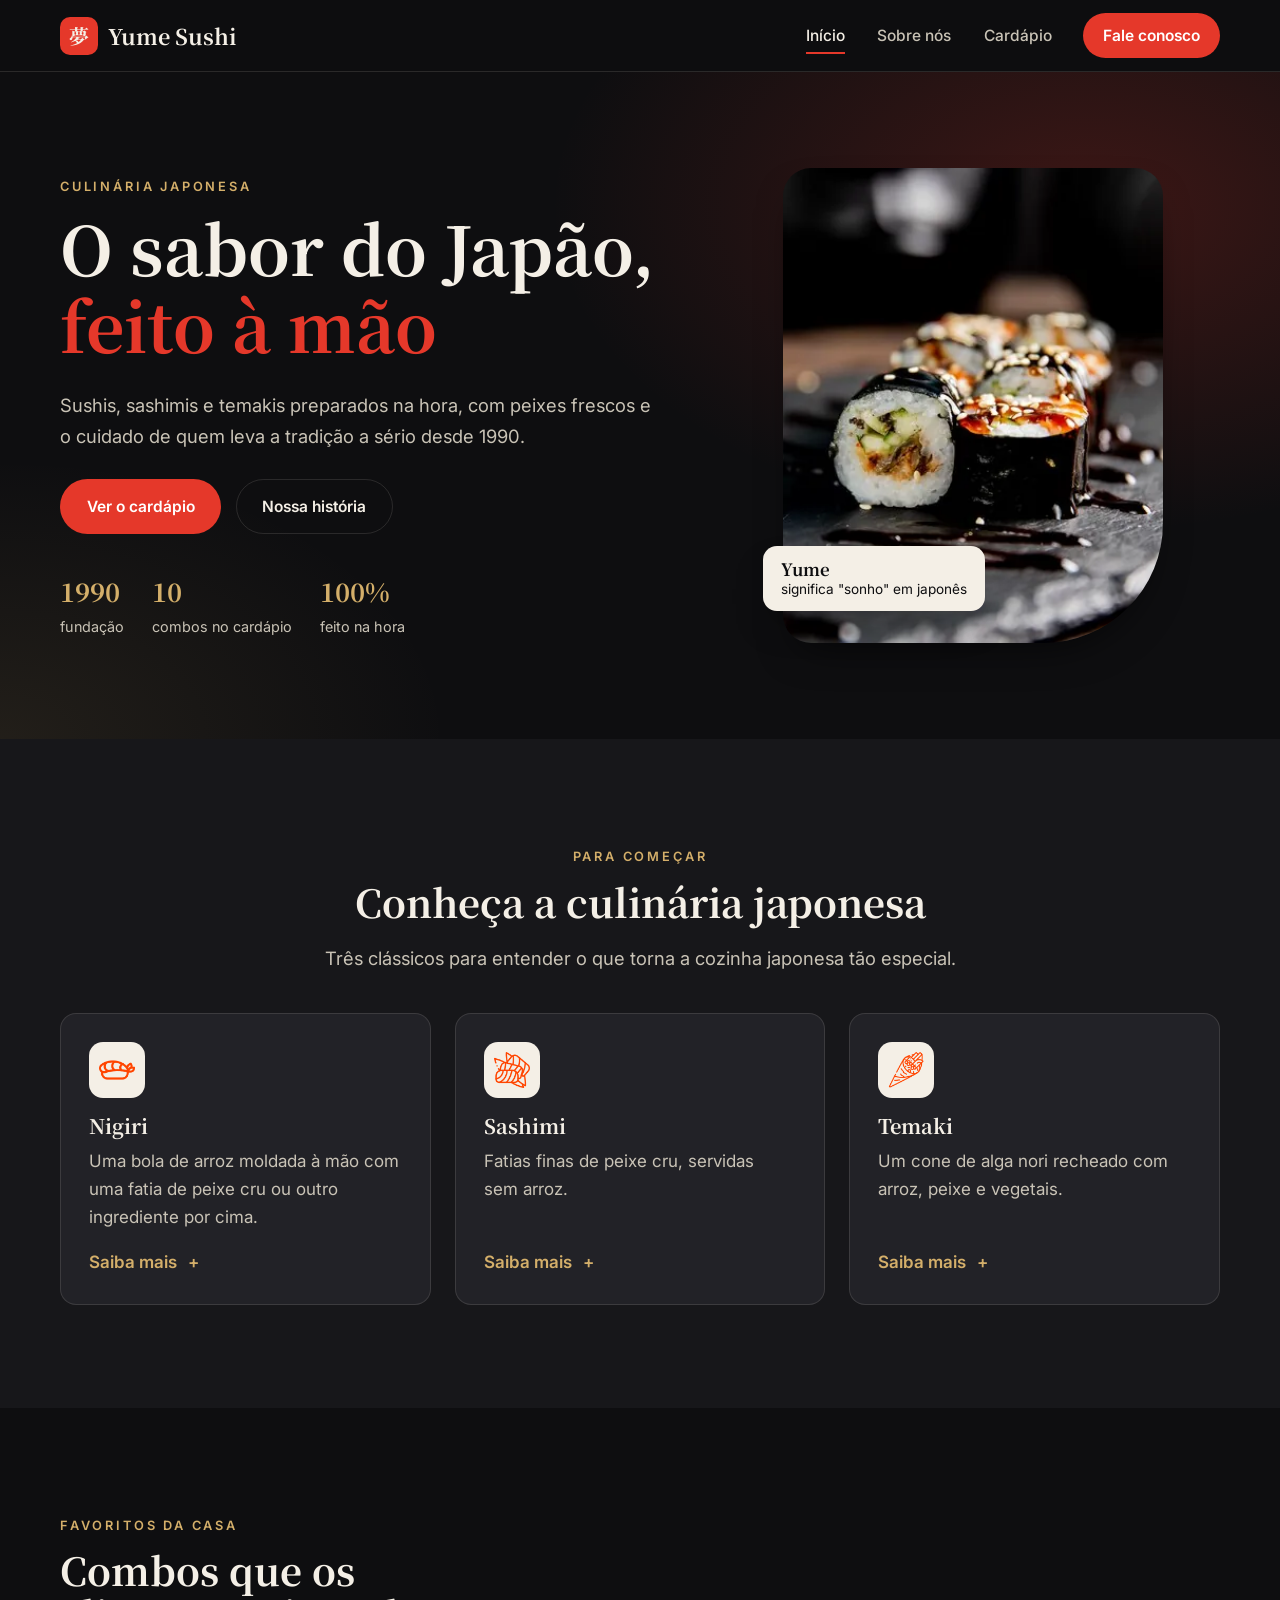
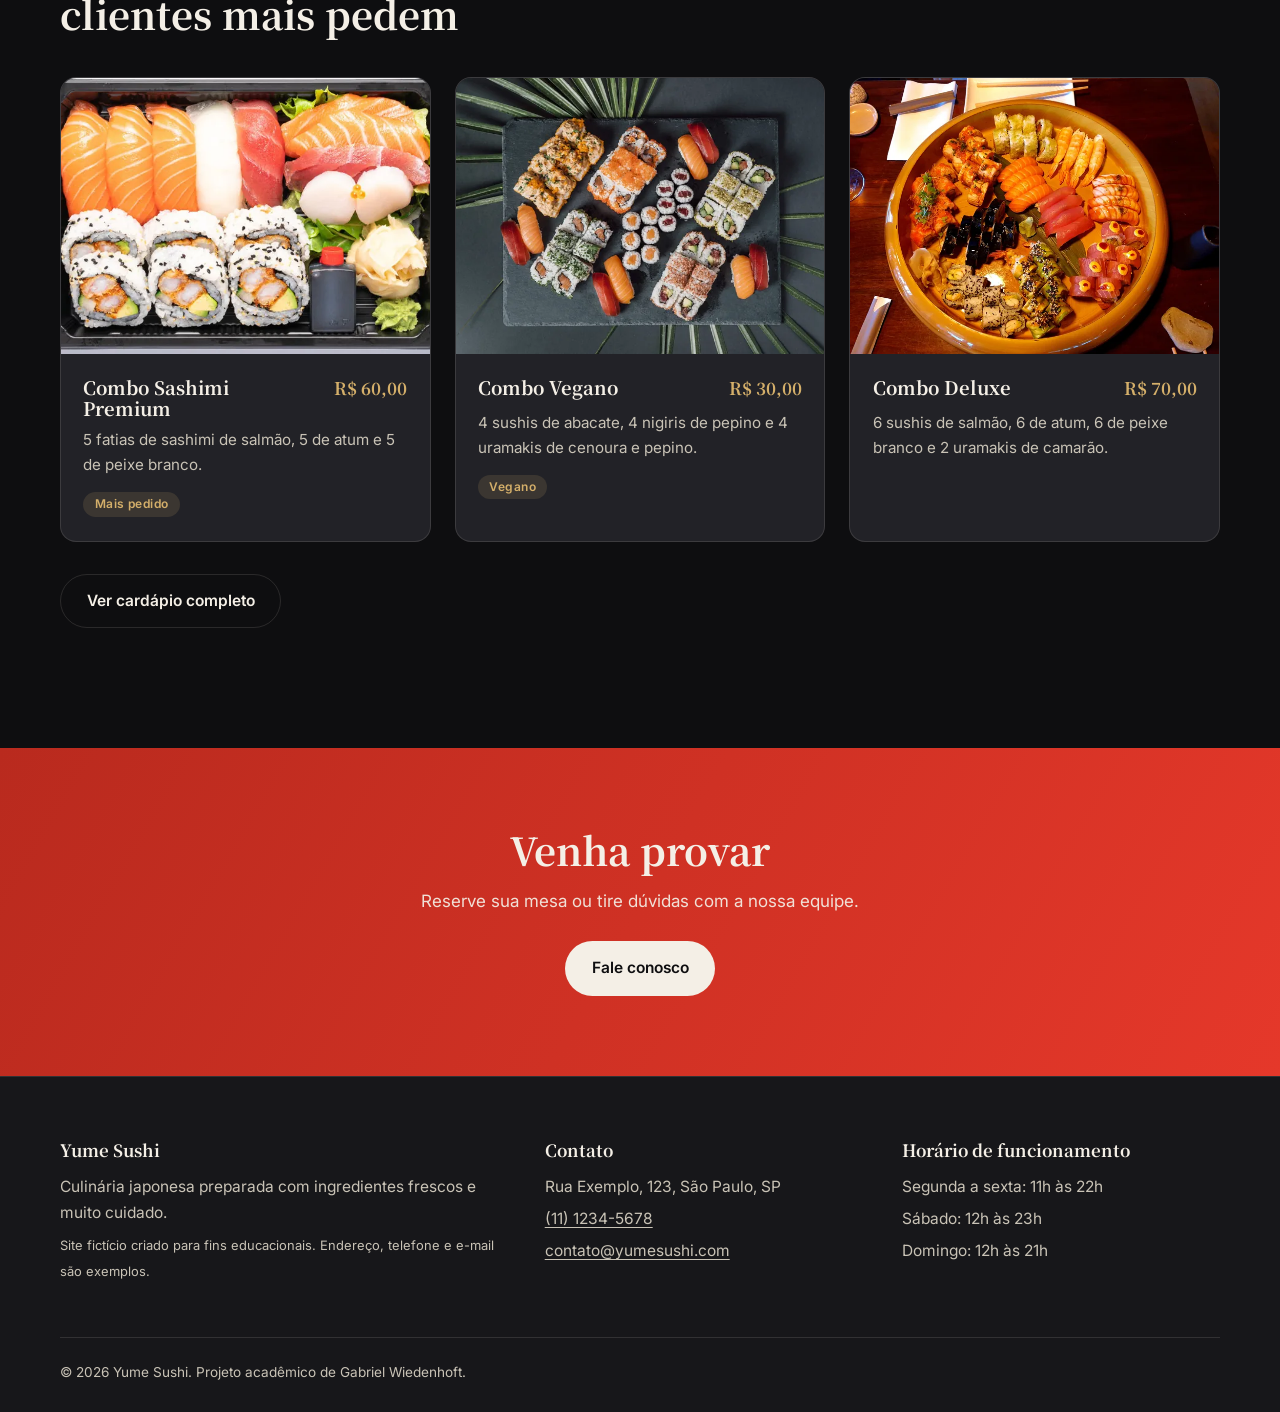
<file: index.html>
<!DOCTYPE html>
<html lang="pt-BR">
<head>
    <meta charset="UTF-8">
    <meta name="viewport" content="width=device-width, initial-scale=1.0">
    <title>Yume Sushi | Culinária japonesa com ingredientes frescos</title>
    <meta name="description" content="Yume Sushi: sushis, sashimis, temakis e combos preparados na hora, com ingredientes frescos e tradição japonesa.">
    <meta name="theme-color" content="#0e0e10">
    <link rel="canonical" href="https://gabrielmachado01gg.github.io/Site_web/">
    <meta property="og:type" content="website">
    <meta property="og:locale" content="pt_BR">
    <meta property="og:title" content="Yume Sushi | Culinária japonesa com ingredientes frescos">
    <meta property="og:description" content="Yume Sushi: sushis, sashimis, temakis e combos preparados na hora, com ingredientes frescos e tradição japonesa.">
    <meta property="og:image" content="https://gabrielmachado01gg.github.io/Site_web/assets/img/sashimi.webp">
    <link rel="icon" href="assets/img/favicon.svg" type="image/svg+xml">
    <link rel="preconnect" href="https://fonts.googleapis.com">
    <link rel="preconnect" href="https://fonts.gstatic.com" crossorigin>
    <link rel="stylesheet" href="https://fonts.googleapis.com/css2?family=Inter:wght@400;500;600&family=Noto+Serif+JP:wght@700&display=swap">
    <link rel="stylesheet" href="assets/css/styles.css">
</head>
<body>
    <a class="pular-conteudo" href="#conteudo">Pular para o conteúdo</a>
    <header class="nav">
        <div class="container nav__interno">
            <a class="marca" href="index.html" aria-label="Yume Sushi, página inicial">
                <span class="marca__kanji" aria-hidden="true">夢</span>
                Yume Sushi
            </a>
            <button class="nav__toggle" type="button" aria-expanded="false" aria-controls="menu-principal" aria-label="Abrir menu"><span></span></button>
            <nav aria-label="Principal">
                <ul class="nav__lista" id="menu-principal">
                    <li><a class="nav__link" href="index.html" aria-current="page">Início</a></li>
                    <li><a class="nav__link" href="sobre-nos.html">Sobre nós</a></li>
                    <li><a class="nav__link" href="cardapio.html">Cardápio</a></li>
                    <li><a class="botao nav__cta" href="fale-conosco.html">Fale conosco</a></li>
                </ul>
            </nav>
        </div>
    </header>

    <main id="conteudo">
        <section class="hero">
            <div class="container hero__grade">
                <div class="hero__texto">
                    <span class="sobretitulo">Culinária japonesa</span>
                    <h1>O sabor do Japão, <em>feito à mão</em></h1>
                    <p class="lead">Sushis, sashimis e temakis preparados na hora, com peixes frescos e o cuidado de quem leva a tradição a sério desde 1990.</p>
                    <div class="hero__acoes">
                        <a class="botao" href="cardapio.html">Ver o cardápio</a>
                        <a class="botao botao--contorno" href="sobre-nos.html">Nossa história</a>
                    </div>
                    <ul class="hero__destaques">
                        <li><strong>1990</strong><span>fundação</span></li>
                        <li><strong>10</strong><span>combos no cardápio</span></li>
                        <li><strong>100%</strong><span>feito na hora</span></li>
                    </ul>
                </div>
                <div class="hero__visual">
                    <img src="assets/img/hero.webp" alt="Rolls de sushi cobertos com gergelim sobre uma tábua escura" width="360" height="450">
                    <div class="hero__selo"><strong>Yume</strong>significa "sonho" em japonês</div>
                </div>
            </div>
        </section>

        <section class="secao secao--alt" aria-labelledby="titulo-culinaria">
            <div class="container">
                <div class="secao__cabecalho secao__cabecalho--centro revelar">
                    <span class="sobretitulo">Para começar</span>
                    <h2 id="titulo-culinaria">Conheça a culinária japonesa</h2>
                    <p class="lead">Três clássicos para entender o que torna a cozinha japonesa tão especial.</p>
                </div>
                <div class="grade-3">
                <article class="cartao revelar">
                    <img class="cartao__icone" src="assets/img/icone-nigiri.png" alt="" width="56" height="56">
                    <h3>Nigiri</h3>
                    <p>Uma bola de arroz moldada à mão com uma fatia de peixe cru ou outro ingrediente por cima.</p>
                    <div class="detalhes">
                        <button class="detalhes__botao" type="button" aria-expanded="false" aria-controls="det-nigiri">Saiba mais</button>
                        <div class="detalhes__corpo" id="det-nigiri"><div><p>O nigiri é um tipo de sushi composto por uma pequena porção de arroz moldado à mão com uma fatia de peixe cru ou frutos do mar por cima. Costuma levar um toque de wasabi entre o arroz e o peixe. Destaca-se pela simplicidade e pelo frescor, valorizando a qualidade dos ingredientes.</p></div></div>
                    </div>
                </article>
                <article class="cartao revelar">
                    <img class="cartao__icone" src="assets/img/icone-sashimi.png" alt="" width="56" height="56">
                    <h3>Sashimi</h3>
                    <p>Fatias finas de peixe cru, servidas sem arroz.</p>
                    <div class="detalhes">
                        <button class="detalhes__botao" type="button" aria-expanded="false" aria-controls="det-sashimi">Saiba mais</button>
                        <div class="detalhes__corpo" id="det-sashimi"><div><p>O sashimi são fatias finas de peixe cru, servidas sem arroz, que destacam a pureza e o frescor dos ingredientes. Costuma ser acompanhado de molho de soja, wasabi e gengibre em conserva, e é apreciado pelo sabor delicado.</p></div></div>
                    </div>
                </article>
                <article class="cartao revelar">
                    <img class="cartao__icone" src="assets/img/icone-temaki.png" alt="" width="56" height="56">
                    <h3>Temaki</h3>
                    <p>Um cone de alga nori recheado com arroz, peixe e vegetais.</p>
                    <div class="detalhes">
                        <button class="detalhes__botao" type="button" aria-expanded="false" aria-controls="det-temaki">Saiba mais</button>
                        <div class="detalhes__corpo" id="det-temaki"><div><p>O temaki é um sushi em formato de cone, feito com uma folha de alga nori recheada com arroz, peixe cru, frutos do mar e vegetais. É comido com as mãos, o que o torna prático e divertido, e tem grande variedade de recheios.</p></div></div>
                    </div>
                </article>
                </div>
            </div>
        </section>

        <section class="secao" aria-labelledby="titulo-favoritos">
            <div class="container">
                <div class="secao__cabecalho revelar">
                    <span class="sobretitulo">Favoritos da casa</span>
                    <h2 id="titulo-favoritos">Combos que os clientes mais pedem</h2>
                </div>
                <ul class="cardapio">
            <li class="prato revelar" data-categoria="sushi">
                <div class="prato__foto"><img src="assets/img/menu/combo-02.webp" alt="Caixa com uramakis empanados, sashimis de salmão e nigiris" loading="lazy" width="720" height="480"></div>
                <div class="prato__corpo">
                    <div class="prato__topo"><h3>Combo Sashimi Premium</h3><span class="prato__preco">R$&nbsp;60,00</span></div>
                    <p>5 fatias de sashimi de salmão, 5 de atum e 5 de peixe branco.</p>
                    <span class="prato__etiqueta">Mais pedido</span>
                </div>
            </li>
            <li class="prato revelar" data-categoria="vegano">
                <div class="prato__foto"><img src="assets/img/menu/combo-05.webp" alt="Tábua de ardósia com uramakis, hossomakis e nigiris" loading="lazy" width="720" height="480"></div>
                <div class="prato__corpo">
                    <div class="prato__topo"><h3>Combo Vegano</h3><span class="prato__preco">R$&nbsp;30,00</span></div>
                    <p>4 sushis de abacate, 4 nigiris de pepino e 4 uramakis de cenoura e pepino.</p>
                    <span class="prato__etiqueta">Vegano</span>
                </div>
            </li>
            <li class="prato revelar" data-categoria="sushi">
                <div class="prato__foto"><img src="assets/img/menu/combo-08.webp" alt="Travessa redonda com hot rolls, sashimis e sushis variados" loading="lazy" width="720" height="480"></div>
                <div class="prato__corpo">
                    <div class="prato__topo"><h3>Combo Deluxe</h3><span class="prato__preco">R$&nbsp;70,00</span></div>
                    <p>6 sushis de salmão, 6 de atum, 6 de peixe branco e 2 uramakis de camarão.</p>
                </div>
            </li>
                </ul>
                <p style="margin-top:2rem"><a class="botao botao--contorno" href="cardapio.html">Ver cardápio completo</a></p>
            </div>
        </section>

        <section class="chamada" aria-labelledby="titulo-chamada">
            <div class="container revelar">
                <h2 id="titulo-chamada">Venha provar</h2>
                <p>Reserve sua mesa ou tire dúvidas com a nossa equipe.</p>
                <a class="botao" href="fale-conosco.html">Fale conosco</a>
            </div>
        </section>
    </main>
    <footer class="rodape">
        <div class="container rodape__grade">
            <div>
                <h2>Yume Sushi</h2>
                <p>Culinária japonesa preparada com ingredientes frescos e muito cuidado.</p>
                <p><small>Site fictício criado para fins educacionais. Endereço, telefone e e-mail são exemplos.</small></p>
            </div>
            <div>
                <h2>Contato</h2>
                <p>Rua Exemplo, 123, São Paulo, SP</p>
                <p><a href="tel:+551112345678">(11) 1234-5678</a></p>
                <p><a href="mailto:contato@yumesushi.com">contato@yumesushi.com</a></p>
            </div>
            <div>
                <h2>Horário de funcionamento</h2>
                <p>Segunda a sexta: 11h às 22h</p>
                <p>Sábado: 12h às 23h</p>
                <p>Domingo: 12h às 21h</p>
            </div>
        </div>
        <div class="container rodape__base">
            <p>&copy; 2026 Yume Sushi. Projeto acadêmico de Gabriel Wiedenhoft.</p>
        </div>
    </footer>
    <script src="assets/js/main.js" defer></script>
</body>
</html>
</file>
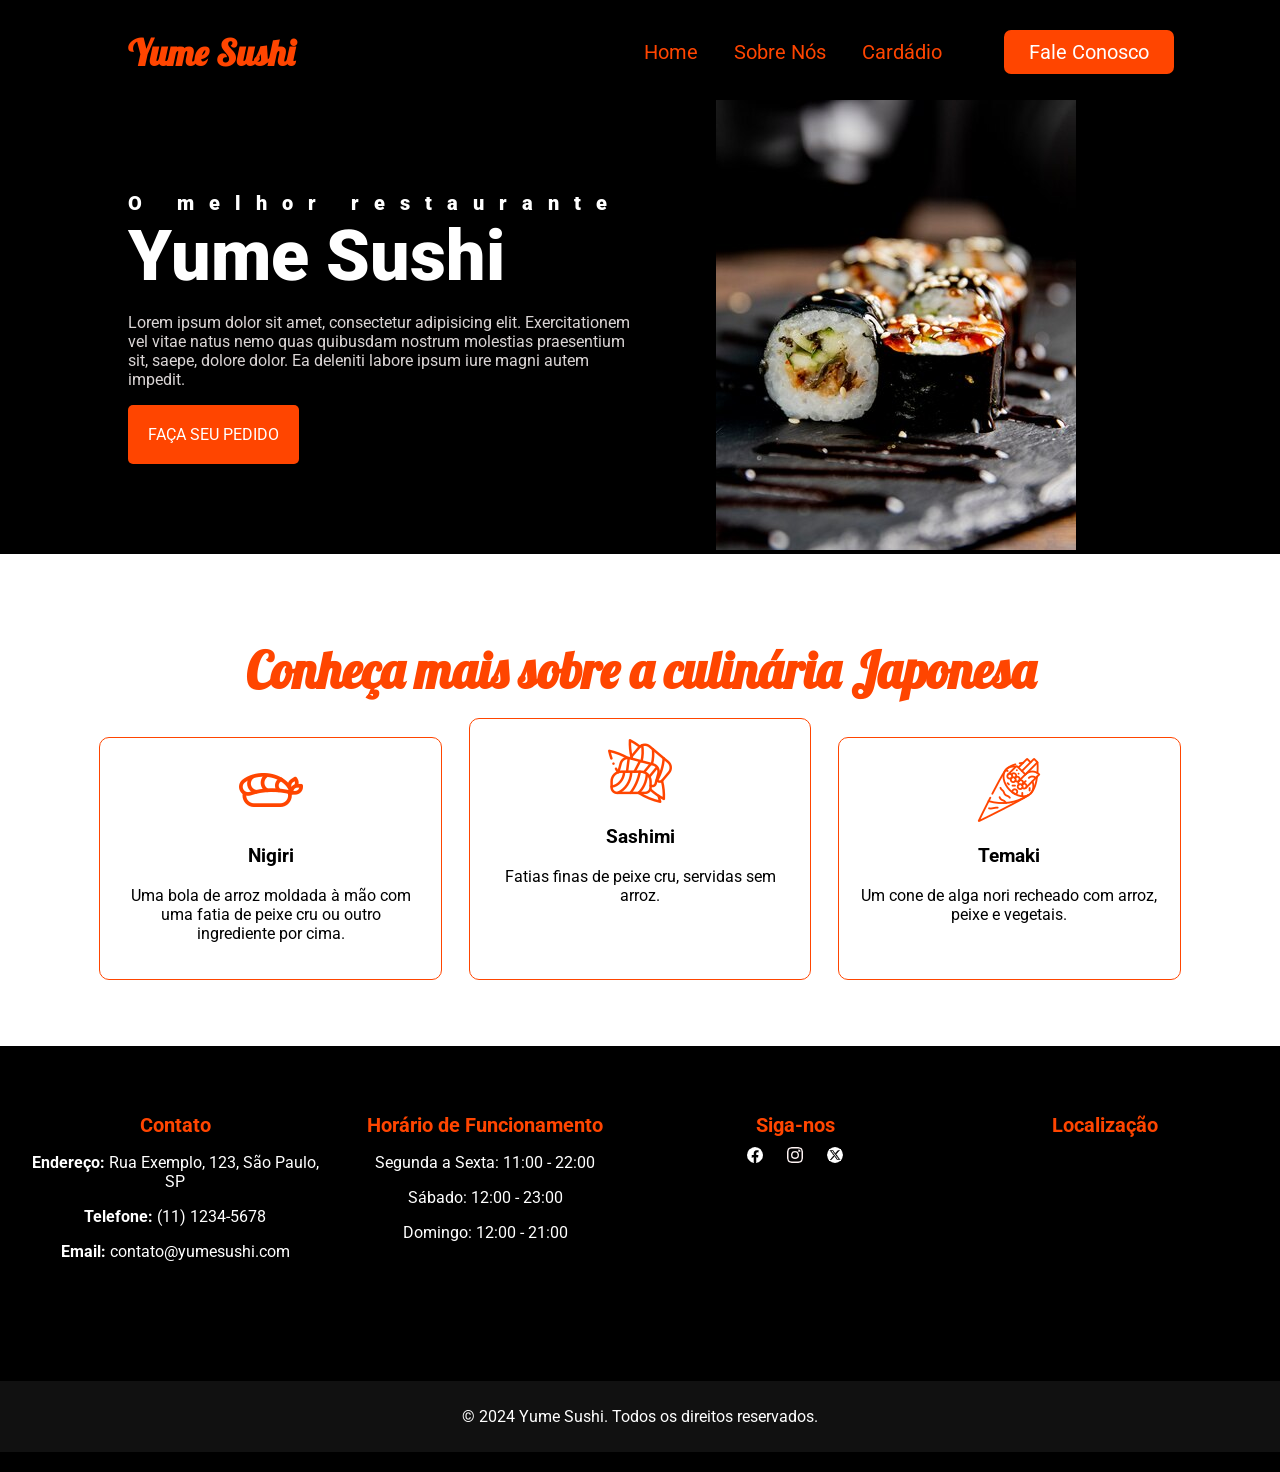
<file: yumi-main/index.html>
<!DOCTYPE html>
<html lang="pt-br">
<head>
    
    <meta charset="UTF-8">
    <meta name="viewport" content="width=device-width, initial-scale=1.0">
    <link rel="stylesheet" href="style.css">    
    <title>Yume Sushi</title>
</head>
<body>
    <nav class="navbar">
        <div class="logo">
            <h1>Yume Sushi</h1>
        </div>
        <div class="menu">
            <a href="index.html">Home</a>
            <a href="sobre-nos.html">Sobre Nós</a>
            <a href="cardapio.html">Cardádio</a>
            <a id="botao" href="fale-conosco.html">Fale Conosco</a>
        </div>
    </nav>
    <header>
        <div class="linha-cabecalho">
            <h2 style="letter-spacing: 15px;">O melhor restaurante</h2>
            <h2 style="font-size: 70px;">Yume Sushi</h2>
            <p>Lorem ipsum dolor sit amet, consectetur adipisicing elit. Exercitationem vel vitae natus nemo quas quibusdam nostrum molestias praesentium sit, saepe, dolore dolor. Ea deleniti labore ipsum iure magni autem impedit.</p>
            <a href="cardapio.html" class="botao-contato">Faça seu pedido</a>
        </div>
        <div class="imgcabecalho">
            <img style="max-width: 100%;" src="img/sushi-capa.jpg">
        </div>
    </header>
    <div class="info">
        <h2>Conheça mais sobre a culinária Japonesa</h2>
        <div class="culinaria">
            <div class="card">
                <img src="img/nigiri.png" >
                <div class="card-text">
                    <h3>Nigiri</h3>
                    <p>Uma bola de arroz moldada à mão com uma fatia de peixe cru ou outro ingrediente por cima.</p>
                </div>  
                <div class="texto-oculto">
                    <p>O nigiri é um tipo de sushi composto por uma pequena porção de arroz moldado à mão com uma fatia de peixe cru ou frutos do mar por cima. É frequentemente servido com um toque de wasabi entre o arroz e o peixe. O nigiri destaca-se pela sua simplicidade e frescor, valorizando a qualidade dos ingredientes.</p>
                </div>   
            </div>
            <div class="card">
                <img src="img/sashimi.png" alt="">
                <div class="card-text">
                    <h3>Sashimi</h3> 
                    <p>Fatias finas de peixe cru, servidas sem arroz.<br><br><br></p> 
                </div>
                <div class="texto-oculto">
                    <p>O sashimi consiste em fatias finas de peixe cru, servidas sem arroz, destacando a pureza e frescor dos ingredientes. É frequentemente acompanhado de molho de soja, wasabi e gengibre em conserva. O sashimi é apreciado pela sua simplicidade e sabor delicado.<br><br><br></p> 
                </div>       
            </div>
            <div class="card">
                <img src="img/temaki.png" alt="">
                <div class="card-text">
                    <h3>Temaki</h3>
                    <p>Um cone de alga nori recheado com arroz, peixe e vegetais.<br><br></p>
                </div> 
                <div class="texto-oculto">
                    <p>O temaki é um tipo de sushi em formato de cone, feito com uma folha de alga nori preenchida com arroz, peixe cru, frutos do mar e vegetais. É geralmente comido com as mãos, oferecendo uma experiência prática e saborosa. O temaki é conhecido por sua apresentação única e variedade de recheios, tornando-o popular entre os amantes de sushi<br><br></p>
                </div>    
            </div>
        </div>
    </div>
    <footer>
        <div class="footer-content">            
            <div class="footer-section contact">
                <h2>Contato</h2>
                <p><strong>Endereço:</strong> Rua Exemplo, 123, São Paulo, SP</p>
                <p><strong>Telefone:</strong> (11) 1234-5678</p>
                <p><strong>Email:</strong> contato@yumesushi.com</p>
            </div>
            <div class="footer-section hours">
                <h2>Horário de Funcionamento</h2>
                <p>Segunda a Sexta: 11:00 - 22:00</p>
                <p>Sábado: 12:00 - 23:00</p>
                <p>Domingo: 12:00 - 21:00</p>
            </div>
            <div class="footer-section social">
                <h2>Siga-nos</h2>
                <a href="#"><img src="img/footer/facebook.png" alt="Facebook"></a>
                <a href="#"><img src="img/footer/instagram.png" alt="Instagram"></a>
                <a href="#"><img src="img/footer/twitter.png" alt="Twitter"></a>
            </div>
            <div class="footer-section map">
                <h2>Localização</h2>
                <iframe src="https://www.google.com/maps/embed?pb=!1m18!1m12!1m3!1d111483.90318853714!2d-51.34359598159793!3d-29.168444713106197!2m3!1f0!2f0!3f0!3m2!1i1024!2i768!4f13.1!3m3!1m2!1s0x951ea3200efac6ed%3A0x7cd369232232c419!2sSenac%20Caxias%20do%20Sul!5e0!3m2!1spt-BR!2sbr!4v1722380910315!5m2!1spt-BR!2sbr" width="300" height="200" style="border:0;" allowfullscreen="" loading="lazy" referrerpolicy="no-referrer-when-downgrade"></iframe>
            </div>
        </div>
        <div class="footer-bottom">
            <p>&copy; 2024 Yume Sushi. Todos os direitos reservados.</p>
        </div>
    </footer>  
</body>
</html>
</file>
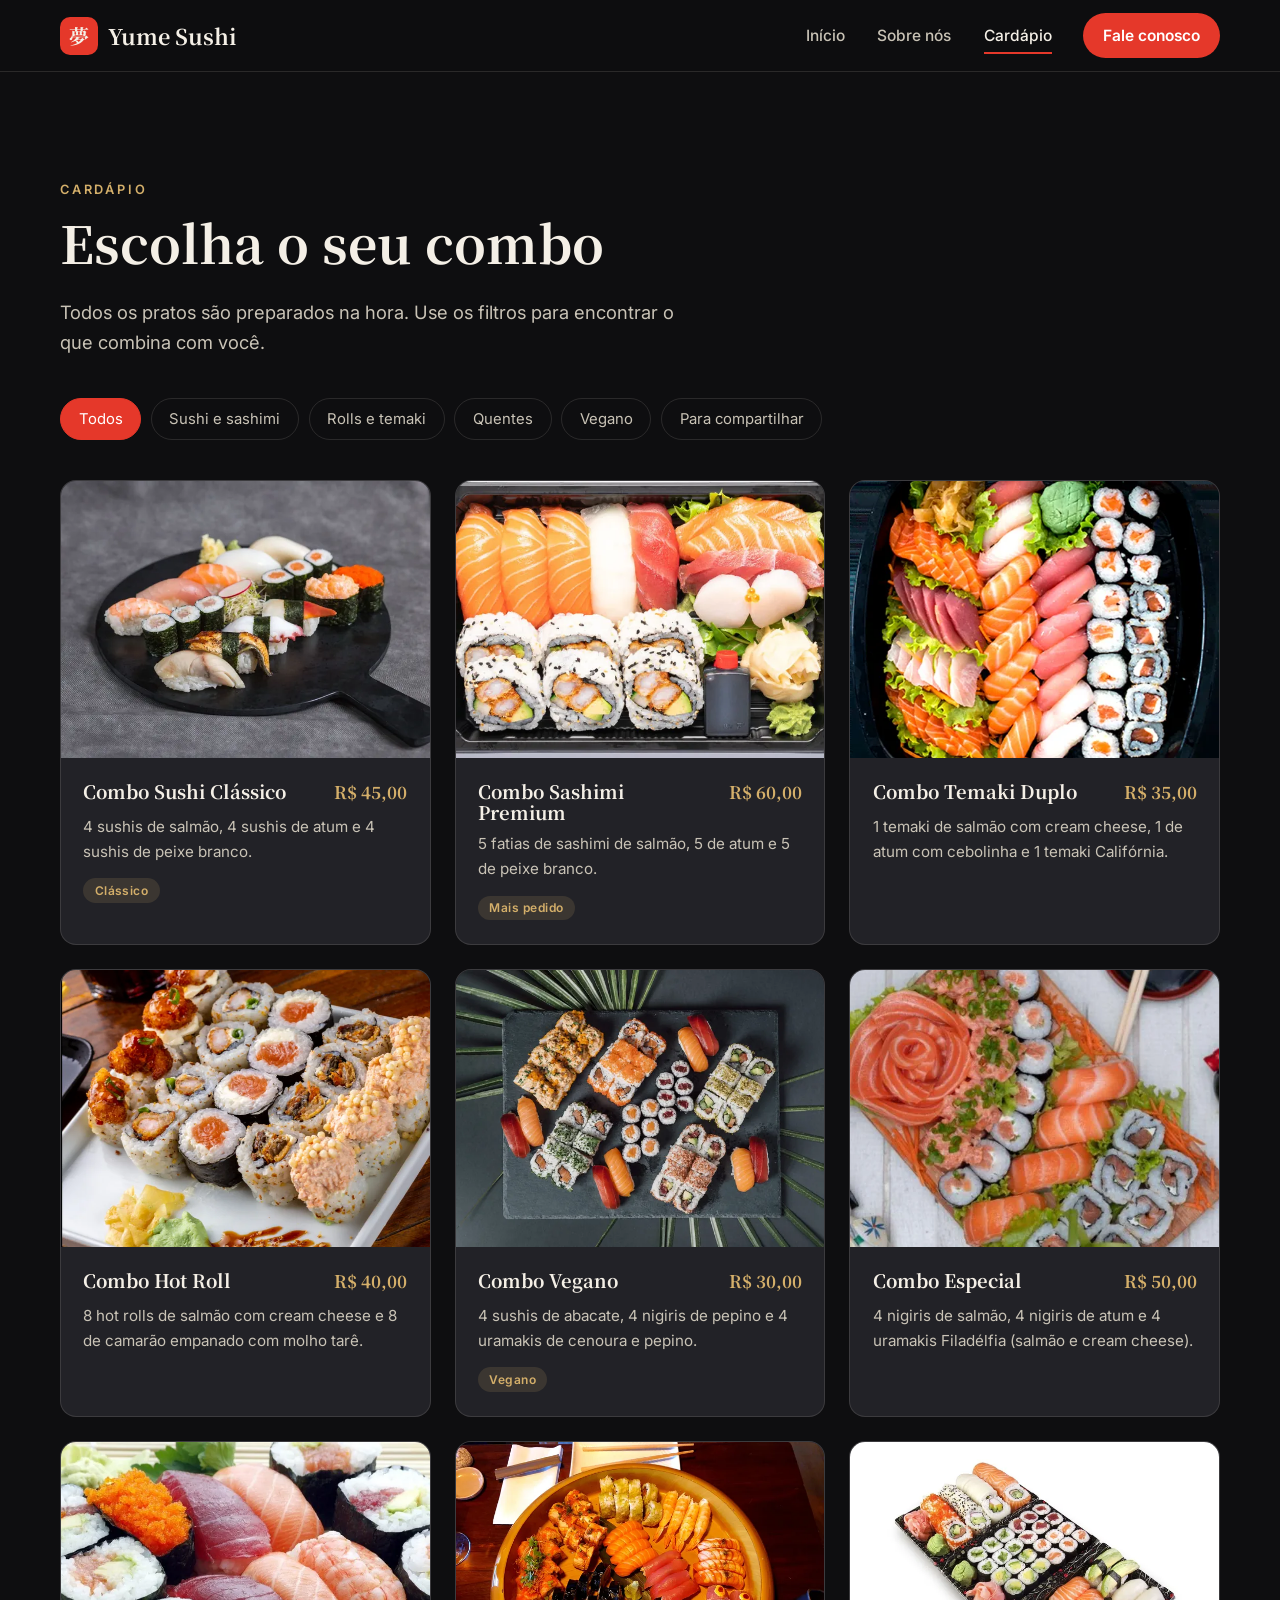
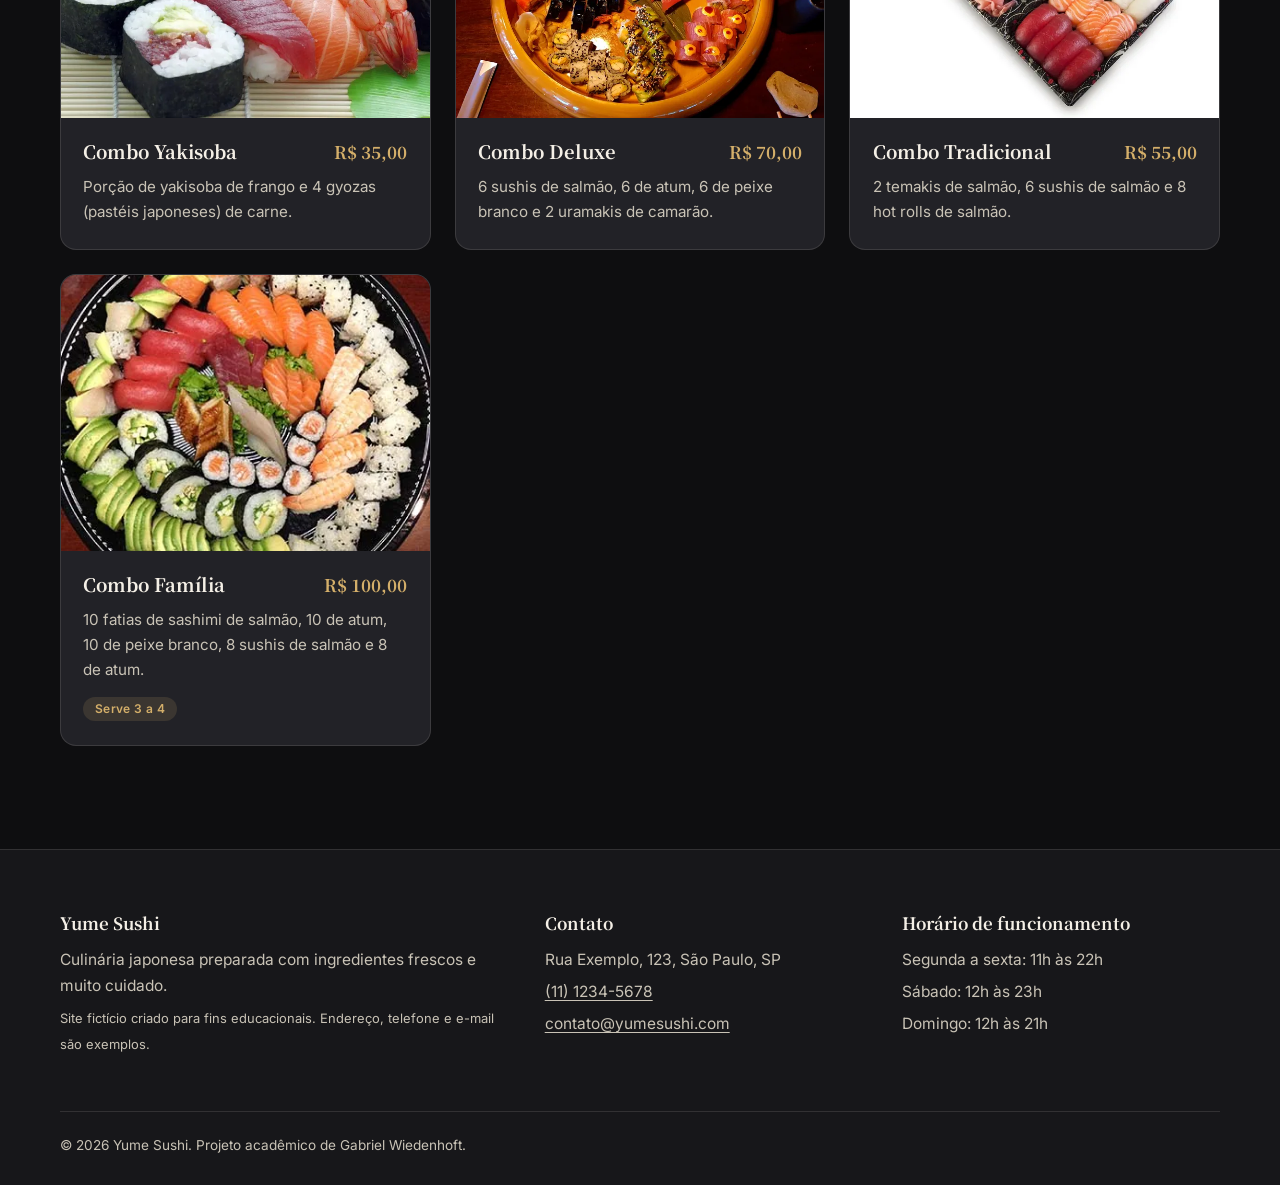
<file: cardapio.html>
<!DOCTYPE html>
<html lang="pt-BR">
<head>
    <meta charset="UTF-8">
    <meta name="viewport" content="width=device-width, initial-scale=1.0">
    <title>Cardápio | Yume Sushi</title>
    <meta name="description" content="Cardápio do Yume Sushi: combos de sushi, sashimi, temaki, hot roll, yakisoba e opção vegana, com preços.">
    <meta name="theme-color" content="#0e0e10">
    <link rel="canonical" href="https://gabrielmachado01gg.github.io/Site_web/cardapio.html">
    <meta property="og:type" content="website">
    <meta property="og:locale" content="pt_BR">
    <meta property="og:title" content="Cardápio | Yume Sushi">
    <meta property="og:description" content="Cardápio do Yume Sushi: combos de sushi, sashimi, temaki, hot roll, yakisoba e opção vegana, com preços.">
    <meta property="og:image" content="https://gabrielmachado01gg.github.io/Site_web/assets/img/sashimi.webp">
    <link rel="icon" href="assets/img/favicon.svg" type="image/svg+xml">
    <link rel="preconnect" href="https://fonts.googleapis.com">
    <link rel="preconnect" href="https://fonts.gstatic.com" crossorigin>
    <link rel="stylesheet" href="https://fonts.googleapis.com/css2?family=Inter:wght@400;500;600&family=Noto+Serif+JP:wght@700&display=swap">
    <link rel="stylesheet" href="assets/css/styles.css">
</head>
<body>
    <a class="pular-conteudo" href="#conteudo">Pular para o conteúdo</a>
    <header class="nav">
        <div class="container nav__interno">
            <a class="marca" href="index.html" aria-label="Yume Sushi, página inicial">
                <span class="marca__kanji" aria-hidden="true">夢</span>
                Yume Sushi
            </a>
            <button class="nav__toggle" type="button" aria-expanded="false" aria-controls="menu-principal" aria-label="Abrir menu"><span></span></button>
            <nav aria-label="Principal">
                <ul class="nav__lista" id="menu-principal">
                    <li><a class="nav__link" href="index.html">Início</a></li>
                    <li><a class="nav__link" href="sobre-nos.html">Sobre nós</a></li>
                    <li><a class="nav__link" href="cardapio.html" aria-current="page">Cardápio</a></li>
                    <li><a class="botao nav__cta" href="fale-conosco.html">Fale conosco</a></li>
                </ul>
            </nav>
        </div>
    </header>

    <main id="conteudo">
        <section class="secao">
            <div class="container">
                <div class="secao__cabecalho">
                    <span class="sobretitulo">Cardápio</span>
                    <h1 style="font-size:clamp(2rem,4.5vw,3.2rem)">Escolha o seu combo</h1>
                    <p class="lead">Todos os pratos são preparados na hora. Use os filtros para encontrar o que combina com você.</p>
                </div>
                <ul class="filtros" aria-label="Filtrar por categoria">
                <li><button class="filtro" type="button" data-filtro="todos" aria-pressed="true">Todos</button></li>
                <li><button class="filtro" type="button" data-filtro="sushi" aria-pressed="false">Sushi e sashimi</button></li>
                <li><button class="filtro" type="button" data-filtro="rolls" aria-pressed="false">Rolls e temaki</button></li>
                <li><button class="filtro" type="button" data-filtro="quentes" aria-pressed="false">Quentes</button></li>
                <li><button class="filtro" type="button" data-filtro="vegano" aria-pressed="false">Vegano</button></li>
                <li><button class="filtro" type="button" data-filtro="compartilhar" aria-pressed="false">Para compartilhar</button></li>
                </ul>
                <p class="so-leitor-de-tela" role="status" aria-live="polite" id="contador-pratos">10 opções</p>
                <ul class="cardapio">
            <li class="prato revelar" data-categoria="sushi">
                <div class="prato__foto"><img src="assets/img/menu/combo-01.webp" alt="Tábua preta com nigiris, sushis e uramakis variados" loading="lazy" width="720" height="480"></div>
                <div class="prato__corpo">
                    <div class="prato__topo"><h3>Combo Sushi Clássico</h3><span class="prato__preco">R$&nbsp;45,00</span></div>
                    <p>4 sushis de salmão, 4 sushis de atum e 4 sushis de peixe branco.</p>
                    <span class="prato__etiqueta">Clássico</span>
                </div>
            </li>
            <li class="prato revelar" data-categoria="sushi">
                <div class="prato__foto"><img src="assets/img/menu/combo-02.webp" alt="Caixa com uramakis empanados, sashimis de salmão e nigiris" loading="lazy" width="720" height="480"></div>
                <div class="prato__corpo">
                    <div class="prato__topo"><h3>Combo Sashimi Premium</h3><span class="prato__preco">R$&nbsp;60,00</span></div>
                    <p>5 fatias de sashimi de salmão, 5 de atum e 5 de peixe branco.</p>
                    <span class="prato__etiqueta">Mais pedido</span>
                </div>
            </li>
            <li class="prato revelar" data-categoria="rolls">
                <div class="prato__foto"><img src="assets/img/menu/combo-03.webp" alt="Bandeja grande com sashimis, nigiris e uramakis" loading="lazy" width="720" height="480"></div>
                <div class="prato__corpo">
                    <div class="prato__topo"><h3>Combo Temaki Duplo</h3><span class="prato__preco">R$&nbsp;35,00</span></div>
                    <p>1 temaki de salmão com cream cheese, 1 de atum com cebolinha e 1 temaki Califórnia.</p>
                </div>
            </li>
            <li class="prato revelar" data-categoria="rolls">
                <div class="prato__foto"><img src="assets/img/menu/combo-04.webp" alt="Prato de hot rolls cobertos com salmão, ao lado de wasabi e gengibre" loading="lazy" width="720" height="480"></div>
                <div class="prato__corpo">
                    <div class="prato__topo"><h3>Combo Hot Roll</h3><span class="prato__preco">R$&nbsp;40,00</span></div>
                    <p>8 hot rolls de salmão com cream cheese e 8 de camarão empanado com molho tarê.</p>
                </div>
            </li>
            <li class="prato revelar" data-categoria="vegano">
                <div class="prato__foto"><img src="assets/img/menu/combo-05.webp" alt="Tábua de ardósia com uramakis, hossomakis e nigiris" loading="lazy" width="720" height="480"></div>
                <div class="prato__corpo">
                    <div class="prato__topo"><h3>Combo Vegano</h3><span class="prato__preco">R$&nbsp;30,00</span></div>
                    <p>4 sushis de abacate, 4 nigiris de pepino e 4 uramakis de cenoura e pepino.</p>
                    <span class="prato__etiqueta">Vegano</span>
                </div>
            </li>
            <li class="prato revelar" data-categoria="sushi">
                <div class="prato__foto"><img src="assets/img/menu/combo-06.webp" alt="Tábua com rosa de salmão, nigiris e uramakis" loading="lazy" width="720" height="480"></div>
                <div class="prato__corpo">
                    <div class="prato__topo"><h3>Combo Especial</h3><span class="prato__preco">R$&nbsp;50,00</span></div>
                    <p>4 nigiris de salmão, 4 nigiris de atum e 4 uramakis Filadélfia (salmão e cream cheese).</p>
                </div>
            </li>
            <li class="prato revelar" data-categoria="quentes">
                <div class="prato__foto"><img src="assets/img/menu/combo-07.webp" alt="Nigiris de salmão e atum e uramakis com ovas de peixe" loading="lazy" width="720" height="480"></div>
                <div class="prato__corpo">
                    <div class="prato__topo"><h3>Combo Yakisoba</h3><span class="prato__preco">R$&nbsp;35,00</span></div>
                    <p>Porção de yakisoba de frango e 4 gyozas (pastéis japoneses) de carne.</p>
                </div>
            </li>
            <li class="prato revelar" data-categoria="sushi">
                <div class="prato__foto"><img src="assets/img/menu/combo-08.webp" alt="Travessa redonda com hot rolls, sashimis e sushis variados" loading="lazy" width="720" height="480"></div>
                <div class="prato__corpo">
                    <div class="prato__topo"><h3>Combo Deluxe</h3><span class="prato__preco">R$&nbsp;70,00</span></div>
                    <p>6 sushis de salmão, 6 de atum, 6 de peixe branco e 2 uramakis de camarão.</p>
                </div>
            </li>
            <li class="prato revelar" data-categoria="compartilhar">
                <div class="prato__foto"><img src="assets/img/menu/combo-09.webp" alt="Bandeja preta com sushis, uramakis e hot rolls" loading="lazy" width="720" height="480"></div>
                <div class="prato__corpo">
                    <div class="prato__topo"><h3>Combo Tradicional</h3><span class="prato__preco">R$&nbsp;55,00</span></div>
                    <p>2 temakis de salmão, 6 sushis de salmão e 8 hot rolls de salmão.</p>
                </div>
            </li>
            <li class="prato revelar" data-categoria="compartilhar">
                <div class="prato__foto"><img src="assets/img/menu/combo-10.webp" alt="Grande bandeja redonda com sushis, sashimis e uramakis com abacate" loading="lazy" width="720" height="480"></div>
                <div class="prato__corpo">
                    <div class="prato__topo"><h3>Combo Família</h3><span class="prato__preco">R$&nbsp;100,00</span></div>
                    <p>10 fatias de sashimi de salmão, 10 de atum, 10 de peixe branco, 8 sushis de salmão e 8 de atum.</p>
                    <span class="prato__etiqueta">Serve 3 a 4</span>
                </div>
            </li>
                </ul>
                <p class="aviso-vazio">Nenhum prato nesta categoria.</p>
            </div>
        </section>
    </main>
    <footer class="rodape">
        <div class="container rodape__grade">
            <div>
                <h2>Yume Sushi</h2>
                <p>Culinária japonesa preparada com ingredientes frescos e muito cuidado.</p>
                <p><small>Site fictício criado para fins educacionais. Endereço, telefone e e-mail são exemplos.</small></p>
            </div>
            <div>
                <h2>Contato</h2>
                <p>Rua Exemplo, 123, São Paulo, SP</p>
                <p><a href="tel:+551112345678">(11) 1234-5678</a></p>
                <p><a href="mailto:contato@yumesushi.com">contato@yumesushi.com</a></p>
            </div>
            <div>
                <h2>Horário de funcionamento</h2>
                <p>Segunda a sexta: 11h às 22h</p>
                <p>Sábado: 12h às 23h</p>
                <p>Domingo: 12h às 21h</p>
            </div>
        </div>
        <div class="container rodape__base">
            <p>&copy; 2026 Yume Sushi. Projeto acadêmico de Gabriel Wiedenhoft.</p>
        </div>
    </footer>
    <script src="assets/js/main.js" defer></script>
</body>
</html>
</file>
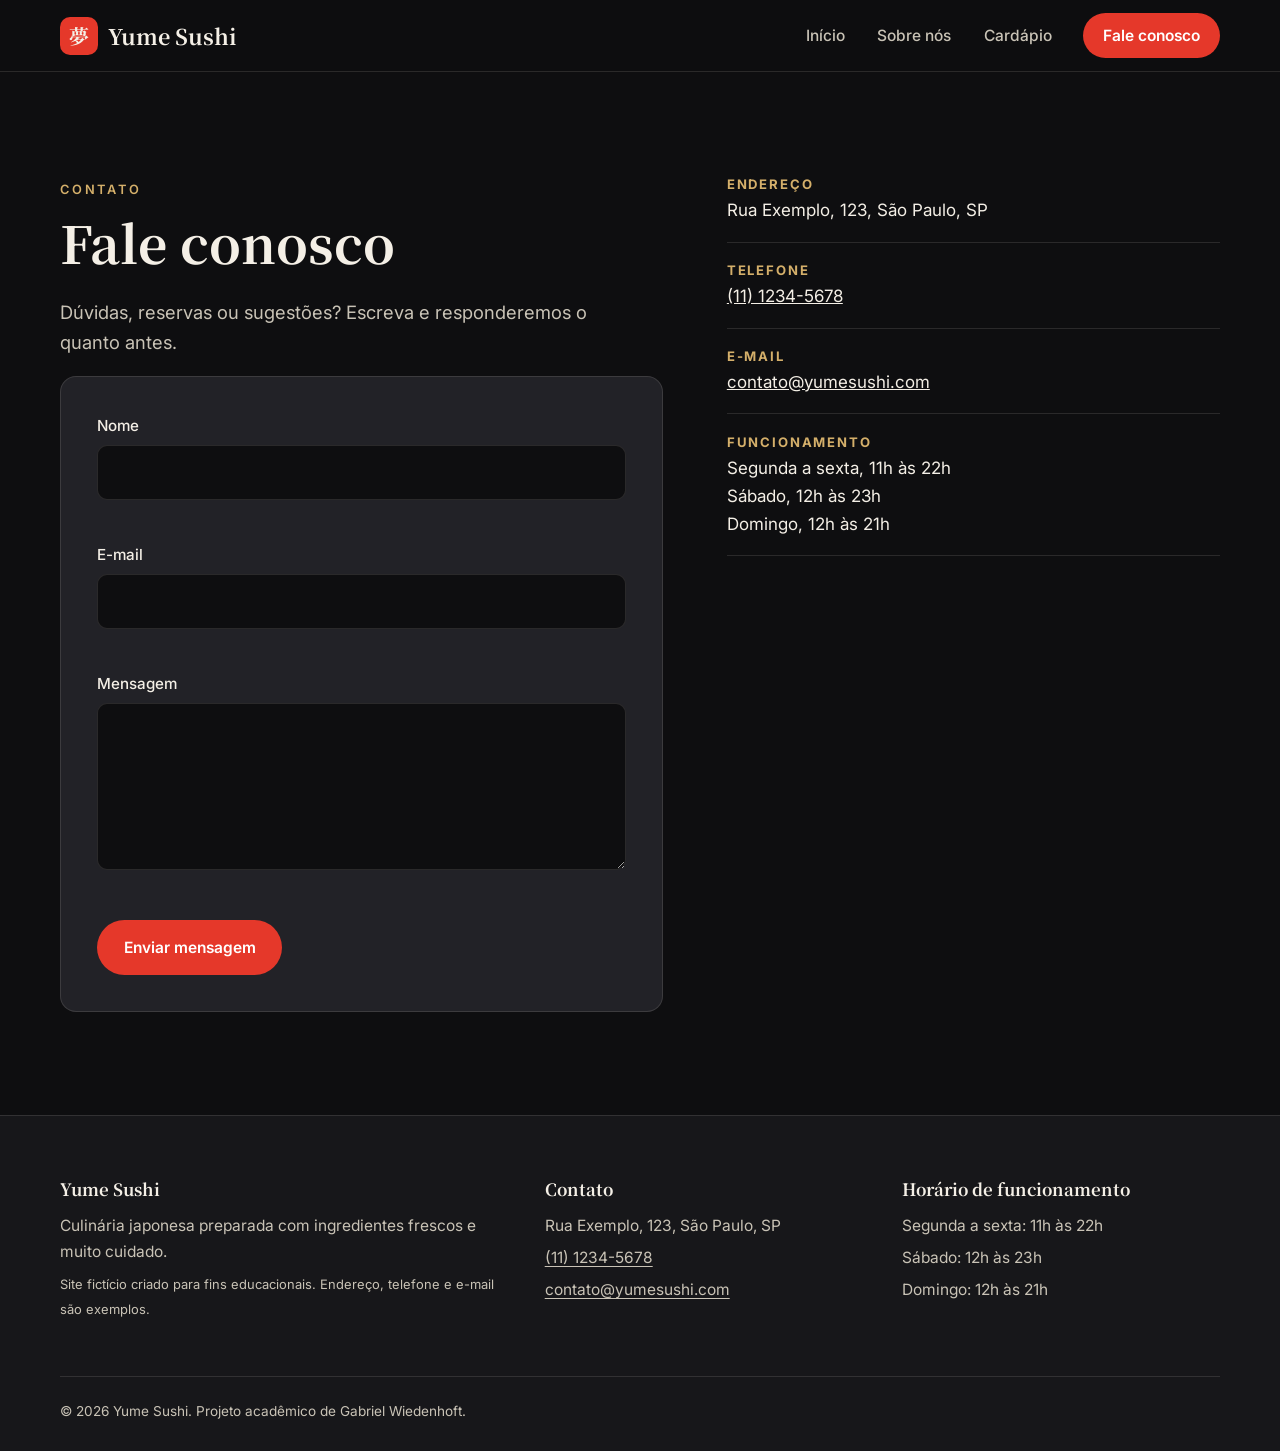
<file: fale-conosco.html>
<!DOCTYPE html>
<html lang="pt-BR">
<head>
    <meta charset="UTF-8">
    <meta name="viewport" content="width=device-width, initial-scale=1.0">
    <title>Fale conosco | Yume Sushi</title>
    <meta name="description" content="Entre em contato com o Yume Sushi: formulário, telefone, e-mail e horário de funcionamento.">
    <meta name="theme-color" content="#0e0e10">
    <link rel="canonical" href="https://gabrielmachado01gg.github.io/Site_web/fale-conosco.html">
    <meta property="og:type" content="website">
    <meta property="og:locale" content="pt_BR">
    <meta property="og:title" content="Fale conosco | Yume Sushi">
    <meta property="og:description" content="Entre em contato com o Yume Sushi: formulário, telefone, e-mail e horário de funcionamento.">
    <meta property="og:image" content="https://gabrielmachado01gg.github.io/Site_web/assets/img/sashimi.webp">
    <link rel="icon" href="assets/img/favicon.svg" type="image/svg+xml">
    <link rel="preconnect" href="https://fonts.googleapis.com">
    <link rel="preconnect" href="https://fonts.gstatic.com" crossorigin>
    <link rel="stylesheet" href="https://fonts.googleapis.com/css2?family=Inter:wght@400;500;600&family=Noto+Serif+JP:wght@700&display=swap">
    <link rel="stylesheet" href="assets/css/styles.css">
</head>
<body>
    <a class="pular-conteudo" href="#conteudo">Pular para o conteúdo</a>
    <header class="nav">
        <div class="container nav__interno">
            <a class="marca" href="index.html" aria-label="Yume Sushi, página inicial">
                <span class="marca__kanji" aria-hidden="true">夢</span>
                Yume Sushi
            </a>
            <button class="nav__toggle" type="button" aria-expanded="false" aria-controls="menu-principal" aria-label="Abrir menu"><span></span></button>
            <nav aria-label="Principal">
                <ul class="nav__lista" id="menu-principal">
                    <li><a class="nav__link" href="index.html">Início</a></li>
                    <li><a class="nav__link" href="sobre-nos.html">Sobre nós</a></li>
                    <li><a class="nav__link" href="cardapio.html">Cardápio</a></li>
                    <li><a class="botao nav__cta" href="fale-conosco.html" aria-current="page">Fale conosco</a></li>
                </ul>
            </nav>
        </div>
    </header>

    <main id="conteudo">
        <section class="secao">
            <div class="container contato">
                <div>
                    <span class="sobretitulo">Contato</span>
                    <h1 style="font-size:clamp(2rem,4.5vw,3.2rem)">Fale conosco</h1>
                    <p class="lead">Dúvidas, reservas ou sugestões? Escreva e responderemos o quanto antes.</p>
                    <form class="formulario" id="form-contato" novalidate>
                        <div class="campo">
                            <label for="nome">Nome</label>
                            <input type="text" id="nome" name="nome" autocomplete="name" required aria-describedby="erro-nome">
                            <p class="campo__erro" id="erro-nome"></p>
                        </div>
                        <div class="campo">
                            <label for="email">E-mail</label>
                            <input type="email" id="email" name="email" autocomplete="email" required aria-describedby="erro-email">
                            <p class="campo__erro" id="erro-email"></p>
                        </div>
                        <div class="campo">
                            <label for="mensagem">Mensagem</label>
                            <textarea id="mensagem" name="mensagem" rows="5" required aria-describedby="erro-mensagem"></textarea>
                            <p class="campo__erro" id="erro-mensagem"></p>
                        </div>
                        <button class="botao" type="submit">Enviar mensagem</button>
                        <p class="mensagem-status" id="status-envio" role="status" aria-live="polite"></p>
                    </form>
                </div>
                <aside aria-label="Informações de contato">
                    <ul class="info-lista">
                        <li><strong>Endereço</strong>Rua Exemplo, 123, São Paulo, SP</li>
                        <li><strong>Telefone</strong><a href="tel:+551112345678">(11) 1234-5678</a></li>
                        <li><strong>E-mail</strong><a href="mailto:contato@yumesushi.com">contato@yumesushi.com</a></li>
                        <li><strong>Funcionamento</strong>Segunda a sexta, 11h às 22h<br>Sábado, 12h às 23h<br>Domingo, 12h às 21h</li>
                    </ul>
                </aside>
            </div>
        </section>
    </main>
    <footer class="rodape">
        <div class="container rodape__grade">
            <div>
                <h2>Yume Sushi</h2>
                <p>Culinária japonesa preparada com ingredientes frescos e muito cuidado.</p>
                <p><small>Site fictício criado para fins educacionais. Endereço, telefone e e-mail são exemplos.</small></p>
            </div>
            <div>
                <h2>Contato</h2>
                <p>Rua Exemplo, 123, São Paulo, SP</p>
                <p><a href="tel:+551112345678">(11) 1234-5678</a></p>
                <p><a href="mailto:contato@yumesushi.com">contato@yumesushi.com</a></p>
            </div>
            <div>
                <h2>Horário de funcionamento</h2>
                <p>Segunda a sexta: 11h às 22h</p>
                <p>Sábado: 12h às 23h</p>
                <p>Domingo: 12h às 21h</p>
            </div>
        </div>
        <div class="container rodape__base">
            <p>&copy; 2026 Yume Sushi. Projeto acadêmico de Gabriel Wiedenhoft.</p>
        </div>
    </footer>
    <script src="assets/js/main.js" defer></script>
</body>
</html>
</file>
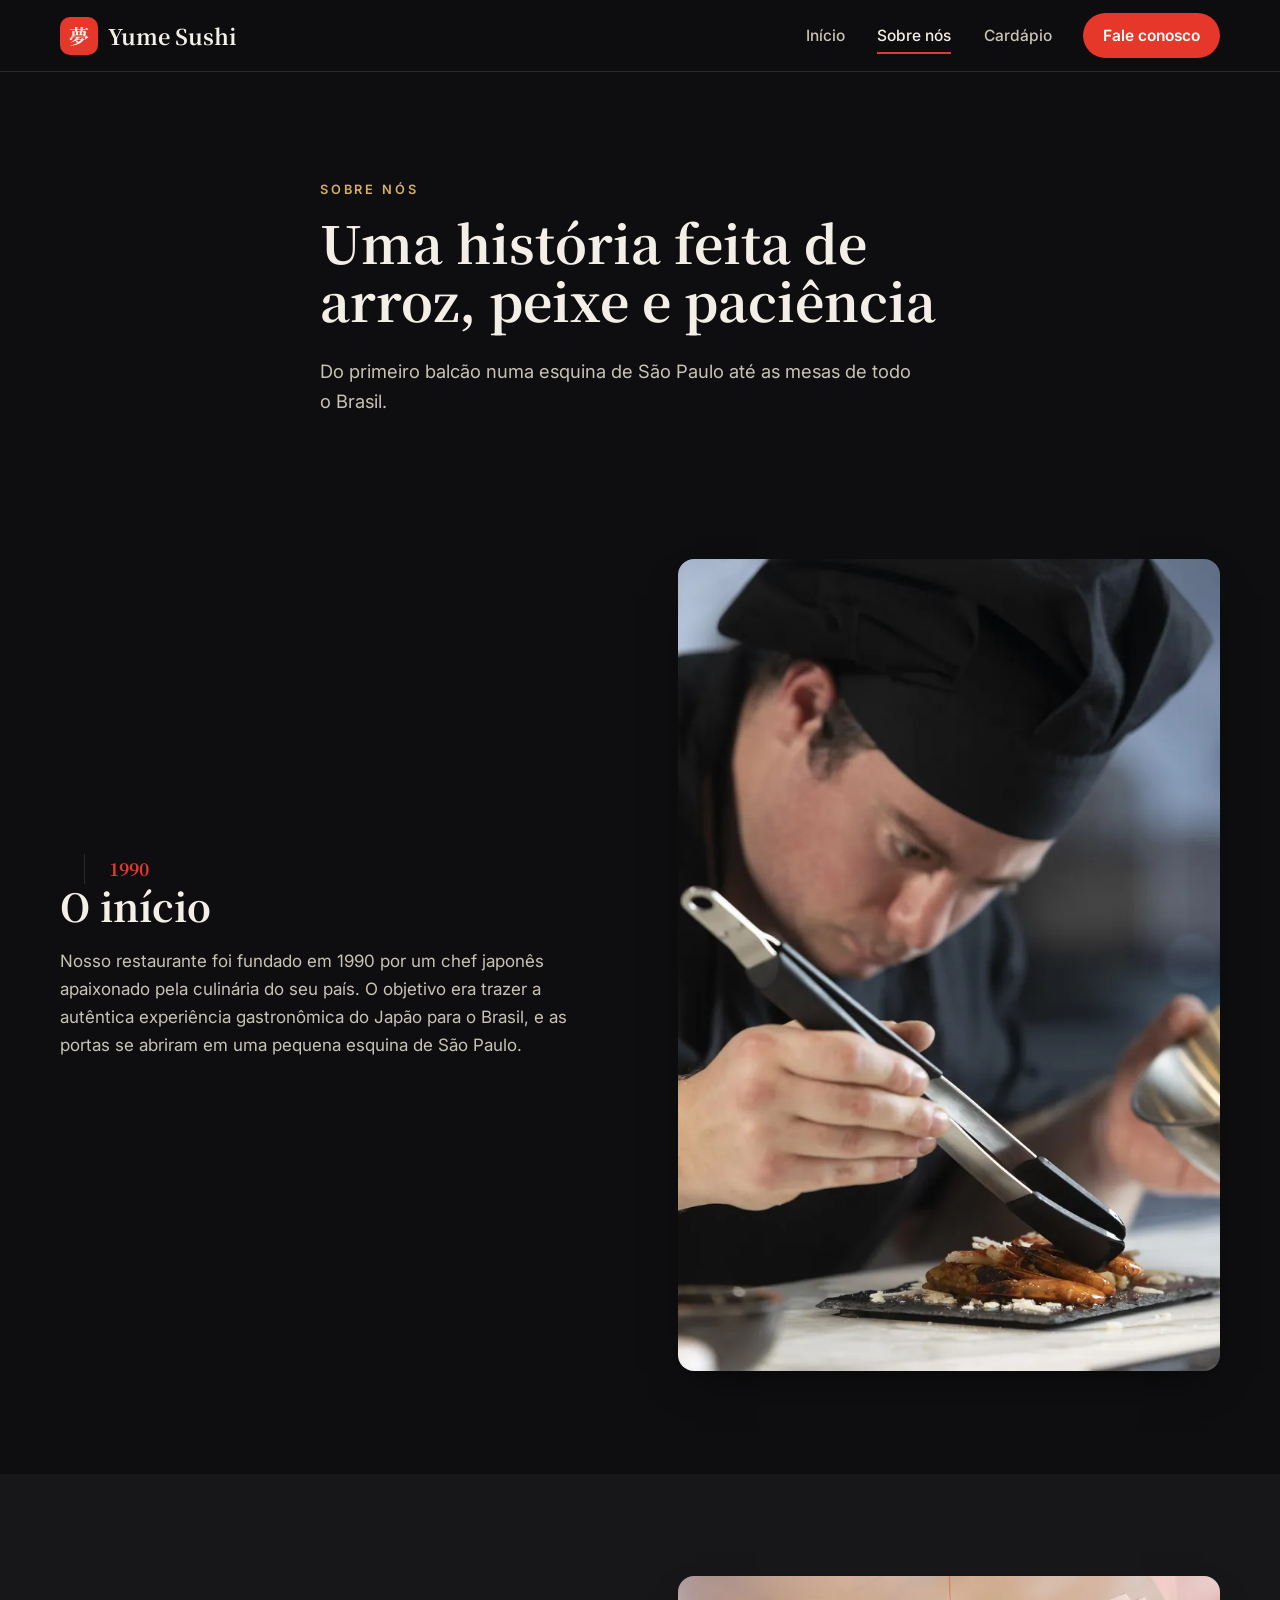
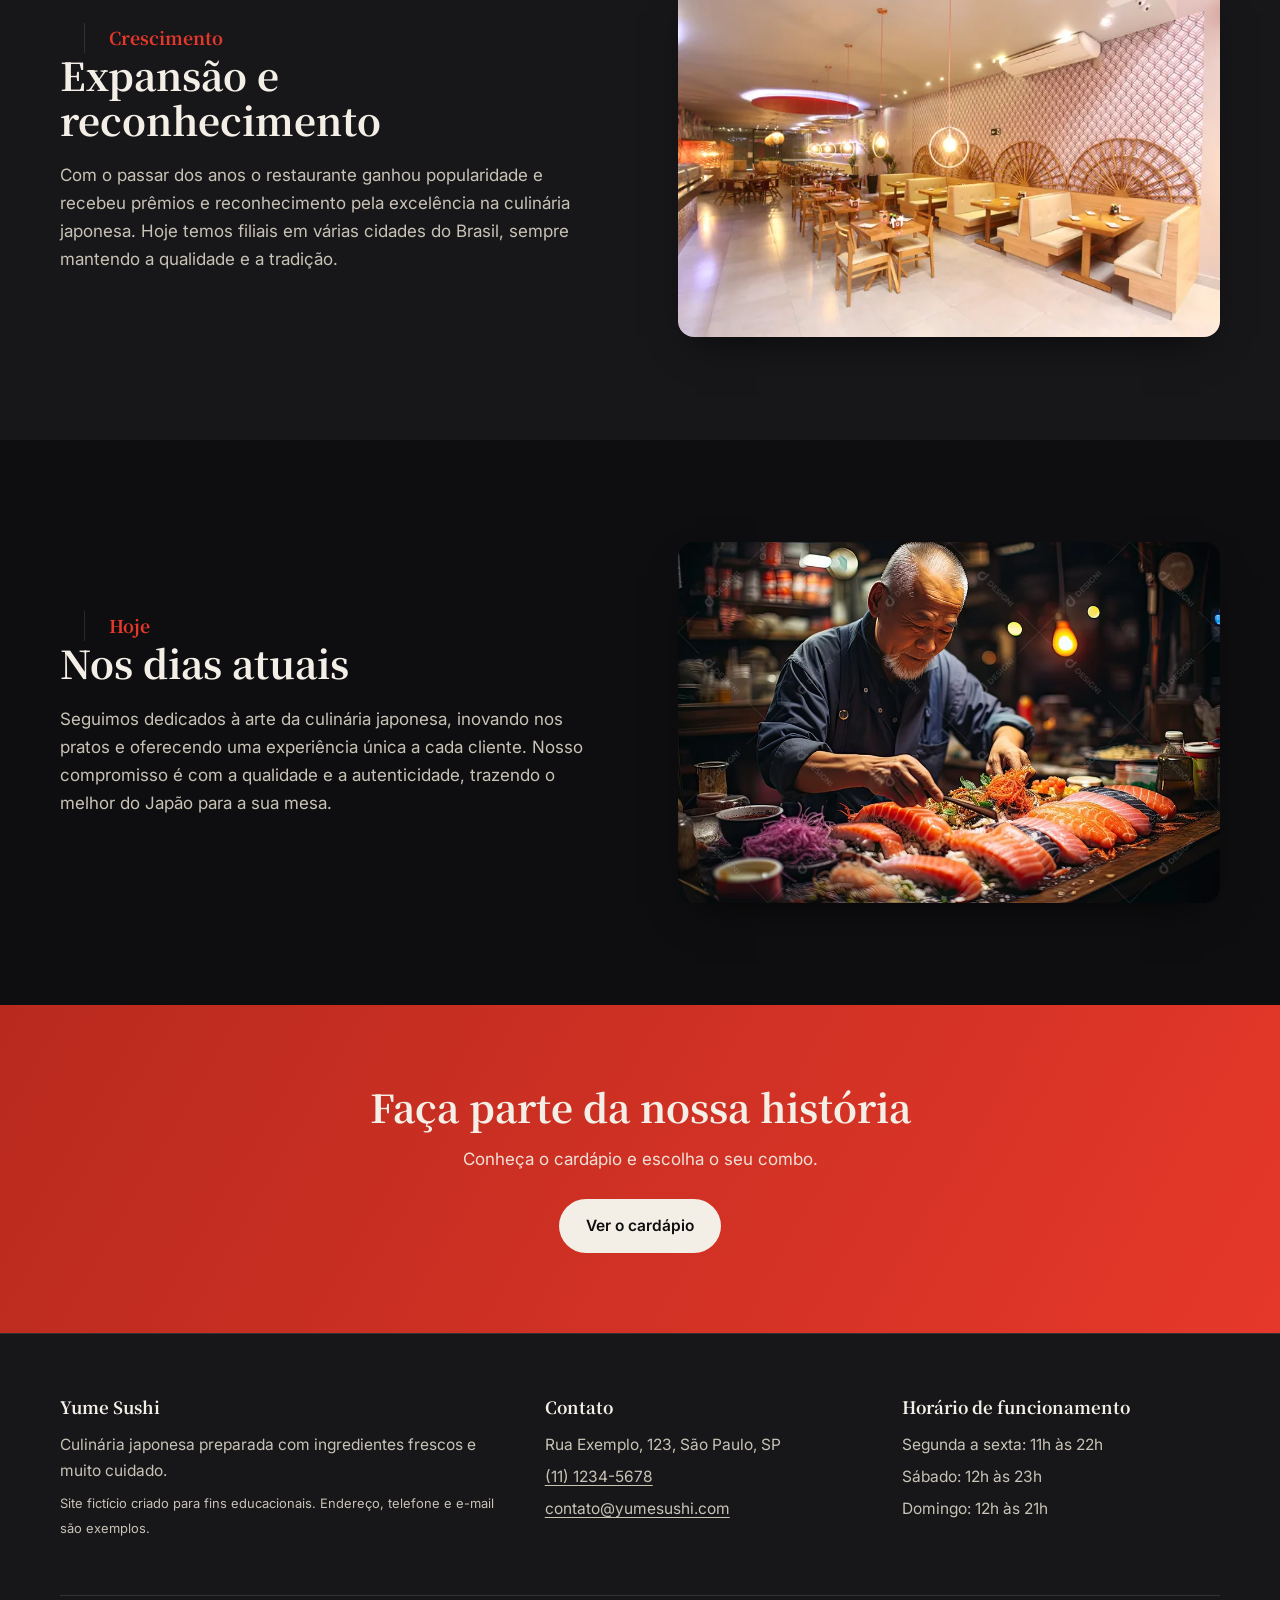
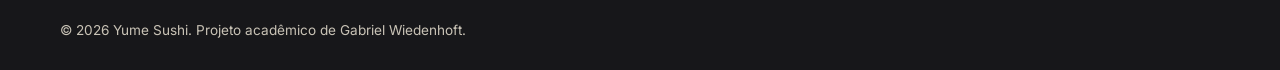
<file: sobre-nos.html>
<!DOCTYPE html>
<html lang="pt-BR">
<head>
    <meta charset="UTF-8">
    <meta name="viewport" content="width=device-width, initial-scale=1.0">
    <title>Sobre nós | Yume Sushi</title>
    <meta name="description" content="A história do Yume Sushi: fundado em 1990 por um chef japonês, hoje com filiais em várias cidades do Brasil.">
    <meta name="theme-color" content="#0e0e10">
    <link rel="canonical" href="https://gabrielmachado01gg.github.io/Site_web/sobre-nos.html">
    <meta property="og:type" content="website">
    <meta property="og:locale" content="pt_BR">
    <meta property="og:title" content="Sobre nós | Yume Sushi">
    <meta property="og:description" content="A história do Yume Sushi: fundado em 1990 por um chef japonês, hoje com filiais em várias cidades do Brasil.">
    <meta property="og:image" content="https://gabrielmachado01gg.github.io/Site_web/assets/img/sashimi.webp">
    <link rel="icon" href="assets/img/favicon.svg" type="image/svg+xml">
    <link rel="preconnect" href="https://fonts.googleapis.com">
    <link rel="preconnect" href="https://fonts.gstatic.com" crossorigin>
    <link rel="stylesheet" href="https://fonts.googleapis.com/css2?family=Inter:wght@400;500;600&family=Noto+Serif+JP:wght@700&display=swap">
    <link rel="stylesheet" href="assets/css/styles.css">
</head>
<body>
    <a class="pular-conteudo" href="#conteudo">Pular para o conteúdo</a>
    <header class="nav">
        <div class="container nav__interno">
            <a class="marca" href="index.html" aria-label="Yume Sushi, página inicial">
                <span class="marca__kanji" aria-hidden="true">夢</span>
                Yume Sushi
            </a>
            <button class="nav__toggle" type="button" aria-expanded="false" aria-controls="menu-principal" aria-label="Abrir menu"><span></span></button>
            <nav aria-label="Principal">
                <ul class="nav__lista" id="menu-principal">
                    <li><a class="nav__link" href="index.html">Início</a></li>
                    <li><a class="nav__link" href="sobre-nos.html" aria-current="page">Sobre nós</a></li>
                    <li><a class="nav__link" href="cardapio.html">Cardápio</a></li>
                    <li><a class="botao nav__cta" href="fale-conosco.html">Fale conosco</a></li>
                </ul>
            </nav>
        </div>
    </header>

    <main id="conteudo">
        <section class="secao" style="padding-bottom:0">
            <div class="container secao__cabecalho">
                <span class="sobretitulo">Sobre nós</span>
                <h1 style="font-size:clamp(2rem,4.5vw,3.2rem)">Uma história feita de arroz, peixe e paciência</h1>
                <p class="lead">Do primeiro balcão numa esquina de São Paulo até as mesas de todo o Brasil.</p>
            </div>
        </section>
        <section class="secao" aria-labelledby="h-1990">
            <div class="container dividido">
                <div class="dividido__texto revelar">
                    <div class="marco"><span class="marco__ano">1990</span></div>
                    <h2 id="h-1990">O início</h2>
                    <p>Nosso restaurante foi fundado em 1990 por um chef japonês apaixonado pela culinária do seu país. O objetivo era trazer a autêntica experiência gastronômica do Japão para o Brasil, e as portas se abriram em uma pequena esquina de São Paulo.</p>
                </div>
                <div class="dividido__midia revelar"><img src="assets/img/chef.webp" alt="Chef de uniforme e touca preparando um prato com pinça" loading="lazy" width="800" height="600"></div>
            </div>
        </section>
        <section class="secao secao--alt" aria-labelledby="h-Crescimento">
            <div class="container dividido dividido--inverso">
                <div class="dividido__texto revelar">
                    <div class="marco"><span class="marco__ano">Crescimento</span></div>
                    <h2 id="h-Crescimento">Expansão e reconhecimento</h2>
                    <p>Com o passar dos anos o restaurante ganhou popularidade e recebeu prêmios e reconhecimento pela excelência na culinária japonesa. Hoje temos filiais em várias cidades do Brasil, sempre mantendo a qualidade e a tradição.</p>
                </div>
                <div class="dividido__midia revelar"><img src="assets/img/restaurante-salao.webp" alt="Salão de restaurante com mesas de madeira, bancos estofados e iluminação suave" loading="lazy" width="800" height="600"></div>
            </div>
        </section>
        <section class="secao" aria-labelledby="h-Hoje">
            <div class="container dividido">
                <div class="dividido__texto revelar">
                    <div class="marco"><span class="marco__ano">Hoje</span></div>
                    <h2 id="h-Hoje">Nos dias atuais</h2>
                    <p>Seguimos dedicados à arte da culinária japonesa, inovando nos pratos e oferecendo uma experiência única a cada cliente. Nosso compromisso é com a qualidade e a autenticidade, trazendo o melhor do Japão para a sua mesa.</p>
                </div>
                <div class="dividido__midia revelar"><img src="assets/img/sushiman.webp" alt="Sushiman montando uma tábua de sashimis e nigiris sobre o balcão" loading="lazy" width="800" height="600"></div>
            </div>
        </section>

        <section class="chamada" aria-labelledby="titulo-chamada">
            <div class="container revelar">
                <h2 id="titulo-chamada">Faça parte da nossa história</h2>
                <p>Conheça o cardápio e escolha o seu combo.</p>
                <a class="botao" href="cardapio.html">Ver o cardápio</a>
            </div>
        </section>
    </main>
    <footer class="rodape">
        <div class="container rodape__grade">
            <div>
                <h2>Yume Sushi</h2>
                <p>Culinária japonesa preparada com ingredientes frescos e muito cuidado.</p>
                <p><small>Site fictício criado para fins educacionais. Endereço, telefone e e-mail são exemplos.</small></p>
            </div>
            <div>
                <h2>Contato</h2>
                <p>Rua Exemplo, 123, São Paulo, SP</p>
                <p><a href="tel:+551112345678">(11) 1234-5678</a></p>
                <p><a href="mailto:contato@yumesushi.com">contato@yumesushi.com</a></p>
            </div>
            <div>
                <h2>Horário de funcionamento</h2>
                <p>Segunda a sexta: 11h às 22h</p>
                <p>Sábado: 12h às 23h</p>
                <p>Domingo: 12h às 21h</p>
            </div>
        </div>
        <div class="container rodape__base">
            <p>&copy; 2026 Yume Sushi. Projeto acadêmico de Gabriel Wiedenhoft.</p>
        </div>
    </footer>
    <script src="assets/js/main.js" defer></script>
</body>
</html>
</file>
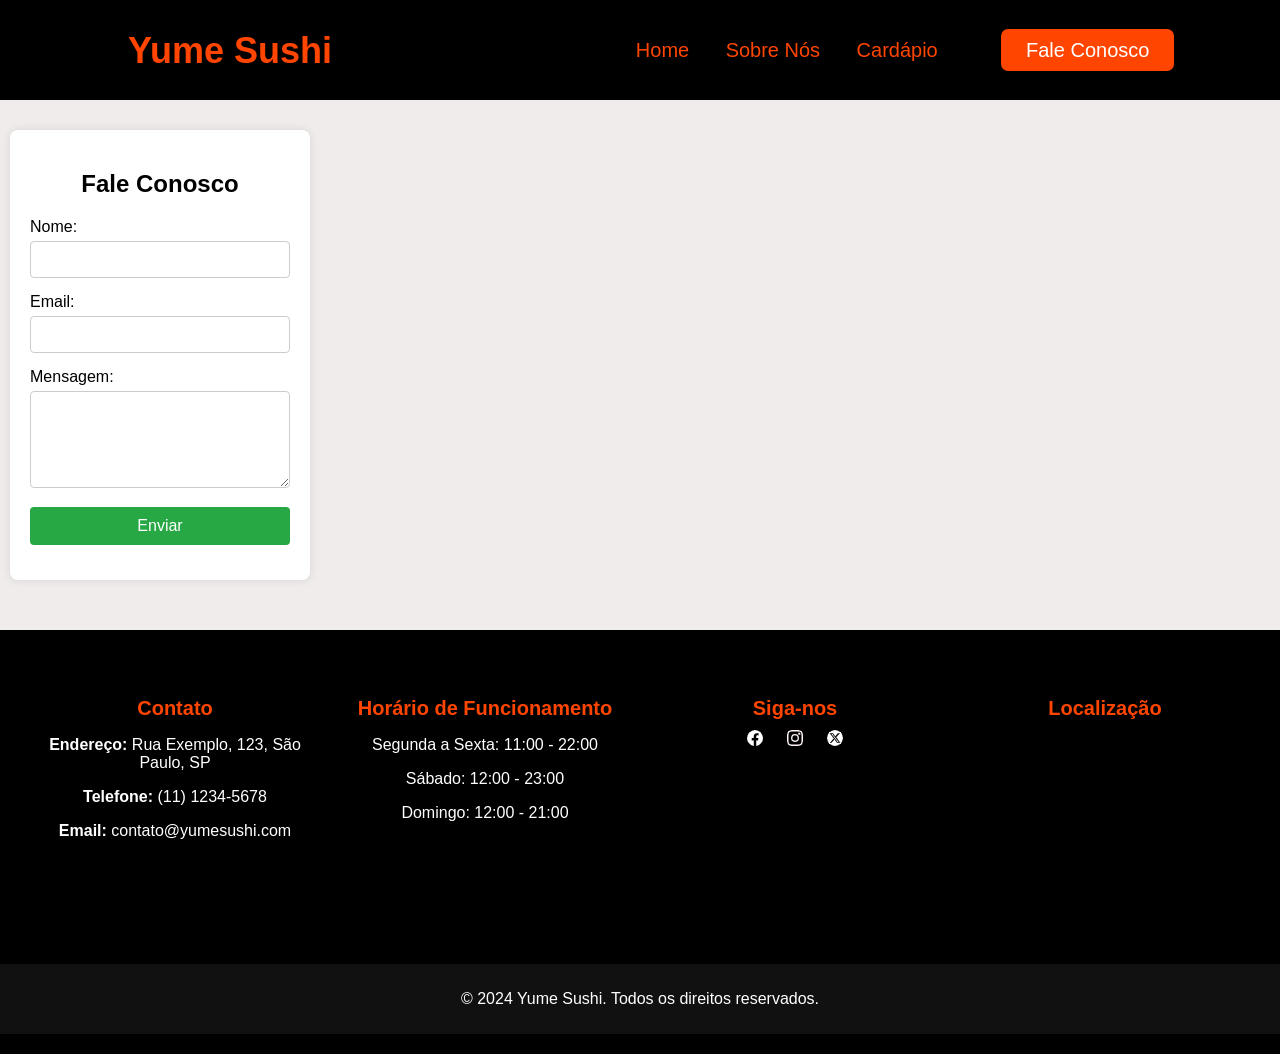
<file: yumi-main/fale-conosco.html>
<!DOCTYPE html>
<html lang="pt-br">
<head>
    <meta charset="UTF-8">
    <meta name="viewport" content="width=device-width, initial-scale=1.0">
    <link rel="stylesheet" href="fale-conosco.css">
    <title>Yume Sushi</title>
</head>
<body>
    <nav class="navbar">
        <div class="logo">
            <h1>Yume Sushi</h1>
        </div>
        <div class="menu">
            <a href="index.html">Home</a>
            <a href="sobre-nos.html">Sobre Nós</a>
            <a href="cardapio.html">Cardápio</a>
            <a id="botao" href="fale-conosco.html">Fale Conosco</a>
        </div>
    </nav>

    <div class="form-container">
        <h2>Fale Conosco</h2>
        <form>
            <div class="form-group">
                <label for="nome">Nome:</label>
                <input type="text" id="nome" name="nome" required>
            </div>
            <div class="form-group">
                <label for="email">Email:</label>
                <input type="email" id="email" name="email" required>
            </div>
            <div class="form-group">
                <label for="mensagem">Mensagem:</label>
                <textarea id="mensagem" name="mensagem" rows="5" required></textarea>
            </div>
            <div class="form-group">
                <button type="submit">Enviar</button>
            </div>
        </form>
    </div>
    
    <footer>
        <div class="footer-content">            
            <div class="footer-section contact">
                <h2>Contato</h2>
                <p><strong>Endereço:</strong> Rua Exemplo, 123, São Paulo, SP</p>
                <p><strong>Telefone:</strong> (11) 1234-5678</p>
                <p><strong>Email:</strong> contato@yumesushi.com</p>
            </div>
            <div class="footer-section hours">
                <h2>Horário de Funcionamento</h2>
                <p>Segunda a Sexta: 11:00 - 22:00</p>
                <p>Sábado: 12:00 - 23:00</p>
                <p>Domingo: 12:00 - 21:00</p>
            </div>
            <div class="footer-section social">
                <h2>Siga-nos</h2>
                <a href="#"><img src="img/footer/facebook.png" alt="Facebook"></a>
                <a href="#"><img src="img/footer/instagram.png" alt="Instagram"></a>
                <a href="#"><img src="img/footer/twitter.png" alt="Twitter"></a>
            </div>
            <div class="footer-section map">
                <h2>Localização</h2>
                <iframe src="https://www.google.com/maps/embed?pb=!1m18!1m12!1m3!1d111483.90318853714!2d-51.34359598159793!3d-29.168444713106197!2m3!1f0!2f0!3f0!3m2!1i1024!2i768!4f13.1!3m3!1m2!1s0x951ea3200efac6ed%3A0x7cd369232232c419!2sSenac%20Caxias%20do%20Sul!5e0!3m2!1spt-BR!2sbr!4v1722380910315!5m2!1spt-BR!2sbr" width="300" height="200" style="border:0;" allowfullscreen="" loading="lazy" referrerpolicy="no-referrer-when-downgrade"></iframe>
            </div>
        </div>
        <div class="footer-bottom">
            <p>&copy; 2024 Yume Sushi. Todos os direitos reservados.</p>
        </div>
    </footer> 
 </body>
 </html>
</file>
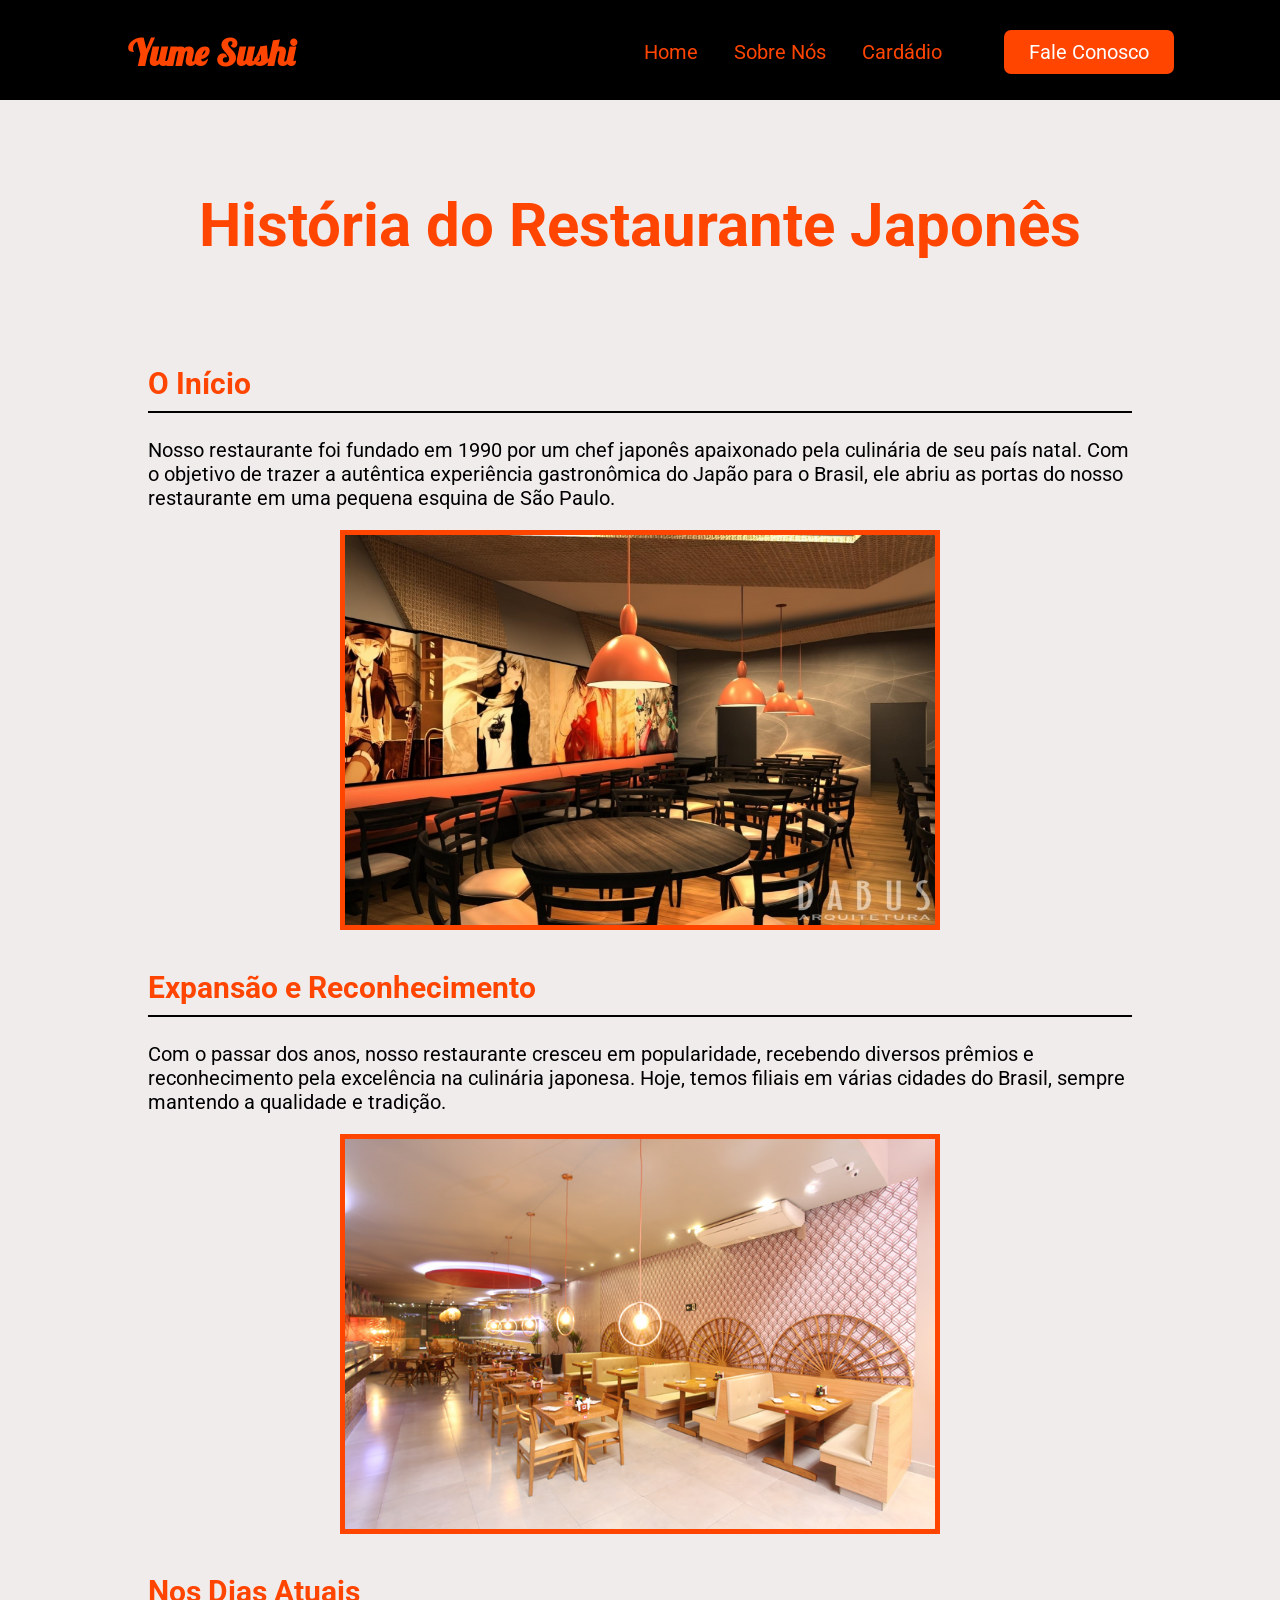
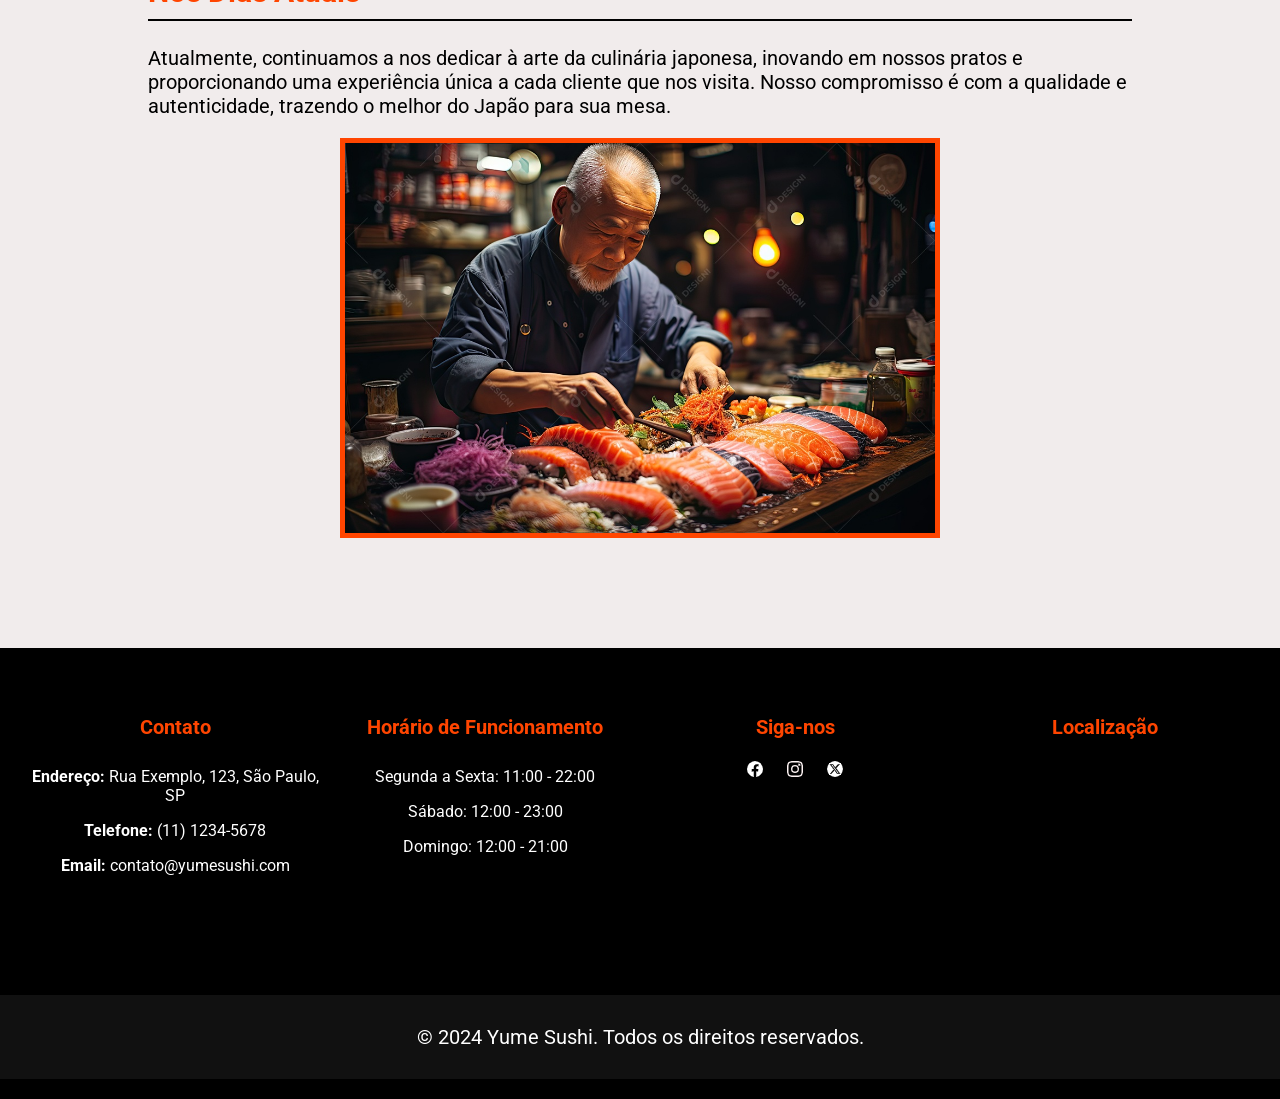
<file: yumi-main/sobre-nos.html>
<!DOCTYPE html>
<html lang="pt-br">
<head>    
    <meta charset="UTF-8">
    <meta name="viewport" content="width=device-width, initial-scale=1.0">
    <link rel="stylesheet" href="sobrenos.css">    
    <title>Yume Sushi</title>
</head>
<body>
    <nav class="navbar">
        <div class="logo">
            <h1>Yume Sushi</h1>
        </div>
        <div class="menu">
            <a href="index.html">Home</a>
            <a href="sobre-nos.html">Sobre Nós</a>
            <a href="cardapio.html">Cardádio</a>
            <a id="botao" href="fale-conosco.html">Fale Conosco</a>
        </div>
    </nav>
    <div id="h1historia">
        <h1>História do Restaurante Japonês</h1> 
    </div> 
     
    <div class="blocopai">
        <div id="inicio">
            <h2>O Início</h2>
            <p>Nosso restaurante foi fundado em 1990 por um chef japonês apaixonado pela culinária de seu país natal. Com o objetivo de trazer a autêntica experiência gastronômica do Japão para o Brasil, ele abriu as portas do nosso restaurante em uma pequena esquina de São Paulo.</p>
            <img src="img/p-restaurante.jpg" alt="Imagem do início do restaurante" class="imginicio">
        </div>
        <div id="expansao">
            <h2>Expansão e Reconhecimento</h2>
            <p>Com o passar dos anos, nosso restaurante cresceu em popularidade, recebendo diversos prêmios e reconhecimento pela excelência na culinária japonesa. Hoje, temos filiais em várias cidades do Brasil, sempre mantendo a qualidade e tradição.</p>
            <img src="img/s-restautante.jpg" alt="Imagem da expansão do restaurante" class="imgexpansao">
        </div>
        <div id="atualidade">
            <h2>Nos Dias Atuais</h2>
            <p>Atualmente, continuamos a nos dedicar à arte da culinária japonesa, inovando em nossos pratos e proporcionando uma experiência única a cada cliente que nos visita. Nosso compromisso é com a qualidade e autenticidade, trazendo o melhor do Japão para sua mesa.</p>
            <img src="img/t-restaurantejpg.jpg" alt="Imagem atual do restaurante" class="imgatualidade">
        </div>
    </div>
    <footer>
        <div class="footer-content">            
            <div class="footer-section contact">
                <h2>Contato</h2>
                <p><strong>Endereço:</strong> Rua Exemplo, 123, São Paulo, SP</p>
                <p><strong>Telefone:</strong> (11) 1234-5678</p>
                <p><strong>Email:</strong> contato@yumesushi.com</p>
            </div>
            <div class="footer-section hours">
                <h2>Horário de Funcionamento</h2>
                <p>Segunda a Sexta: 11:00 - 22:00</p>
                <p>Sábado: 12:00 - 23:00</p>
                <p>Domingo: 12:00 - 21:00</p>
            </div>
            <div class="footer-section social">
                <h2>Siga-nos</h2>
                <a href="#"><img src="img/footer/facebook.png" alt="Facebook"></a>
                <a href="#"><img src="img/footer/instagram.png" alt="Instagram"></a>
                <a href="#"><img src="img/footer/twitter.png" alt="Twitter"></a>
            </div>
            <div class="footer-section map">
                <h2>Localização</h2>
                <iframe src="https://www.google.com/maps/embed?pb=!1m18!1m12!1m3!1d111483.90318853714!2d-51.34359598159793!3d-29.168444713106197!2m3!1f0!2f0!3f0!3m2!1i1024!2i768!4f13.1!3m3!1m2!1s0x951ea3200efac6ed%3A0x7cd369232232c419!2sSenac%20Caxias%20do%20Sul!5e0!3m2!1spt-BR!2sbr!4v1722380910315!5m2!1spt-BR!2sbr" width="300" height="200" style="border:0;" allowfullscreen="" loading="lazy" referrerpolicy="no-referrer-when-downgrade"></iframe>
            </div>
        </div>
        <div class="footer-bottom">
            <p>&copy; 2024 Yume Sushi. Todos os direitos reservados.</p>
        </div>
    </footer> 
 </body>
 </html>
</file>
<file: assets/css/styles.css>
/* ==========================================================================
   Yume Sushi — estilos compartilhados
   Organização: tokens > base > layout > componentes > páginas > utilitários
   ========================================================================== */

/* ---------- Tokens ---------- */
:root {
  --tinta: #0e0e10;
  --tinta-2: #17171a;
  --tinta-3: #222227;
  --linha: rgba(244, 239, 230, 0.12);
  --creme: #f4efe6;
  --creme-suave: #c9c3b6;
  --vermelho: #e5382a;
  --vermelho-escuro: #b92a1e;
  --dourado: #d4af6a;

  --fonte-titulo: "Noto Serif JP", "Hiragino Mincho ProN", Georgia, serif;
  --fonte-texto: "Inter", system-ui, -apple-system, "Segoe UI", Roboto, sans-serif;

  --raio: 16px;
  --sombra: 0 18px 40px -18px rgba(0, 0, 0, 0.7);
  --largura: 1160px;
  --altura-nav: 72px;
  --transicao: 220ms cubic-bezier(0.2, 0.7, 0.2, 1);
}

/* ---------- Base ---------- */
*,
*::before,
*::after {
  box-sizing: border-box;
}

html {
  scroll-behavior: smooth;
  scroll-padding-top: calc(var(--altura-nav) + 16px);
  -webkit-text-size-adjust: 100%;
}

body {
  margin: 0;
  background: var(--tinta);
  color: var(--creme);
  font-family: var(--fonte-texto);
  font-size: 1.0625rem;
  line-height: 1.65;
  -webkit-font-smoothing: antialiased;
}

img {
  display: block;
  max-width: 100%;
  height: auto;
}

a {
  color: inherit;
}

h1,
h2,
h3 {
  margin: 0 0 0.5em;
  font-family: var(--fonte-titulo);
  font-weight: 700;
  line-height: 1.15;
  text-wrap: balance;
}

h1 { font-size: clamp(2.4rem, 5.5vw, 4.2rem); }
h2 { font-size: clamp(1.7rem, 3.4vw, 2.4rem); }
h3 { font-size: 1.25rem; }

p { margin: 0 0 1em; text-wrap: pretty; }

:focus-visible {
  outline: 3px solid var(--dourado);
  outline-offset: 3px;
  border-radius: 6px;
}

.pular-conteudo {
  position: absolute;
  left: 12px;
  top: -60px;
  z-index: 100;
  padding: 10px 16px;
  background: var(--creme);
  color: var(--tinta);
  border-radius: 8px;
  font-weight: 600;
  text-decoration: none;
  transition: top var(--transicao);
}
.pular-conteudo:focus { top: 12px; }

.so-leitor-de-tela {
  position: absolute;
  width: 1px;
  height: 1px;
  overflow: hidden;
  clip: rect(0 0 0 0);
  white-space: nowrap;
}

/* ---------- Layout ---------- */
.container {
  width: min(100% - 2.5rem, var(--largura));
  margin-inline: auto;
}

.secao { padding-block: clamp(3.5rem, 8vw, 6.5rem); }
.secao--alt { background: var(--tinta-2); }

.secao__cabecalho {
  max-width: 640px;
  margin-bottom: 2.5rem;
}
.secao__cabecalho--centro { margin-inline: auto; text-align: center; }

.sobretitulo {
  display: inline-block;
  margin-bottom: 0.75rem;
  color: var(--dourado);
  font-size: 0.8rem;
  font-weight: 600;
  letter-spacing: 0.22em;
  text-transform: uppercase;
}

.lead { color: var(--creme-suave); font-size: 1.15rem; }

/* ---------- Navegação ---------- */
.nav {
  position: sticky;
  top: 0;
  z-index: 50;
  height: var(--altura-nav);
  background: rgba(14, 14, 16, 0.82);
  backdrop-filter: blur(14px);
  -webkit-backdrop-filter: blur(14px);
  border-bottom: 1px solid var(--linha);
}

.nav__interno {
  display: flex;
  align-items: center;
  justify-content: space-between;
  height: 100%;
}

.marca {
  display: inline-flex;
  align-items: center;
  gap: 0.6rem;
  font-family: var(--fonte-titulo);
  font-size: 1.35rem;
  font-weight: 700;
  text-decoration: none;
}
.marca__kanji {
  display: grid;
  place-items: center;
  width: 38px;
  height: 38px;
  background: var(--vermelho);
  border-radius: 10px;
  font-size: 1.25rem;
  line-height: 1;
}

.nav__lista {
  display: flex;
  align-items: center;
  gap: 0.25rem;
  margin: 0;
  padding: 0;
  list-style: none;
}
.nav__link {
  position: relative;
  display: block;
  padding: 0.5rem 0.9rem;
  color: var(--creme-suave);
  font-size: 0.97rem;
  font-weight: 500;
  text-decoration: none;
  transition: color var(--transicao);
}
.nav__link::after {
  content: "";
  position: absolute;
  left: 0.9rem;
  right: 0.9rem;
  bottom: 2px;
  height: 2px;
  background: var(--vermelho);
  transform: scaleX(0);
  transform-origin: left;
  transition: transform var(--transicao);
}
.nav__link:hover,
.nav__link[aria-current="page"] { color: var(--creme); }
.nav__link:hover::after,
.nav__link[aria-current="page"]::after { transform: scaleX(1); }

.nav__toggle {
  display: none;
  width: 44px;
  height: 44px;
  padding: 0;
  background: none;
  border: 1px solid var(--linha);
  border-radius: 10px;
  color: var(--creme);
  cursor: pointer;
}
.nav__toggle span,
.nav__toggle span::before,
.nav__toggle span::after {
  display: block;
  width: 20px;
  height: 2px;
  margin: auto;
  background: currentColor;
  transition: transform var(--transicao), background var(--transicao);
}
.nav__toggle span { position: relative; }
.nav__toggle span::before,
.nav__toggle span::after { content: ""; position: absolute; left: 0; }
.nav__toggle span::before { top: -6px; }
.nav__toggle span::after { top: 6px; }
.nav__toggle[aria-expanded="true"] span { background: transparent; }
.nav__toggle[aria-expanded="true"] span::before { transform: translateY(6px) rotate(45deg); }
.nav__toggle[aria-expanded="true"] span::after { transform: translateY(-6px) rotate(-45deg); }

/* ---------- Botões ---------- */
.botao {
  display: inline-flex;
  align-items: center;
  gap: 0.5rem;
  padding: 0.85rem 1.6rem;
  border: 1.5px solid transparent;
  border-radius: 999px;
  background: var(--vermelho);
  color: #fff;
  font: inherit;
  font-size: 0.97rem;
  font-weight: 600;
  text-decoration: none;
  cursor: pointer;
  transition: transform var(--transicao), background var(--transicao), border-color var(--transicao);
}
.botao:hover { background: var(--vermelho-escuro); transform: translateY(-2px); }
.botao:active { transform: translateY(0); }
.botao--contorno {
  background: transparent;
  border-color: var(--linha);
  color: var(--creme);
}
.botao--contorno:hover { background: var(--tinta-3); border-color: var(--creme-suave); }

.nav__cta { margin-left: 0.75rem; padding: 0.55rem 1.2rem; }

/* ---------- Hero ---------- */
.hero {
  position: relative;
  overflow: hidden;
  padding-block: clamp(3rem, 8vw, 6rem);
  background:
    radial-gradient(60% 70% at 85% 20%, rgba(229, 56, 42, 0.22), transparent 70%),
    radial-gradient(50% 60% at 0% 100%, rgba(212, 175, 106, 0.1), transparent 70%),
    var(--tinta);
}
.hero__grade {
  display: grid;
  grid-template-columns: 1.1fr 0.9fr;
  align-items: center;
  gap: clamp(2rem, 5vw, 4rem);
}
.hero__texto h1 { margin-bottom: 0.4em; }
.hero__texto h1 em {
  color: var(--vermelho);
  font-style: normal;
}
.hero__acoes { display: flex; flex-wrap: wrap; gap: 0.9rem; margin-top: 1.75rem; }

.hero__destaques {
  display: flex;
  flex-wrap: wrap;
  gap: 1.75rem;
  margin: 2.25rem 0 0;
  padding: 0;
  list-style: none;
}
.hero__destaques strong {
  display: block;
  font-family: var(--fonte-titulo);
  font-size: 1.6rem;
  color: var(--dourado);
}
.hero__destaques span { color: var(--creme-suave); font-size: 0.9rem; }

.hero__visual {
  position: relative;
  justify-self: center;
  width: min(100%, 380px);
}
.hero__visual::before {
  content: "夢";
  position: absolute;
  top: -0.5rem;
  right: -0.5rem;
  z-index: 0;
  color: rgba(244, 239, 230, 0.07);
  font-family: var(--fonte-titulo);
  font-size: clamp(9rem, 20vw, 15rem);
  line-height: 1;
  pointer-events: none;
}
.hero__visual img {
  position: relative;
  z-index: 1;
  width: 100%;
  border-radius: 28px 28px 120px 28px;
  box-shadow: var(--sombra);
  animation: flutuar 7s ease-in-out infinite;
}
.hero__selo {
  position: absolute;
  z-index: 2;
  left: -1.25rem;
  bottom: 2rem;
  padding: 0.8rem 1.1rem;
  background: var(--creme);
  border-radius: 14px;
  color: var(--tinta);
  font-size: 0.85rem;
  line-height: 1.3;
  box-shadow: var(--sombra);
}
.hero__selo strong { display: block; font-family: var(--fonte-titulo); font-size: 1.05rem; }

@keyframes flutuar {
  0%, 100% { transform: translateY(0); }
  50% { transform: translateY(-10px); }
}

/* ---------- Cartões (culinária) ---------- */
.grade-3 {
  display: grid;
  grid-template-columns: repeat(auto-fit, minmax(260px, 1fr));
  gap: 1.5rem;
}

.cartao {
  display: flex;
  flex-direction: column;
  padding: 1.75rem;
  background: var(--tinta-3);
  border: 1px solid var(--linha);
  border-radius: var(--raio);
  transition: transform var(--transicao), border-color var(--transicao);
}
.cartao:hover { transform: translateY(-4px); border-color: rgba(229, 56, 42, 0.5); }
.cartao__icone {
  width: 56px;
  height: 56px;
  margin-bottom: 1rem;
  padding: 10px;
  background: var(--creme);
  border-radius: 14px;
  object-fit: contain;
}
.cartao p { color: var(--creme-suave); }

.detalhes { margin-top: auto; }
.detalhes__botao {
  display: inline-flex;
  align-items: center;
  gap: 0.4rem;
  padding: 0;
  background: none;
  border: 0;
  color: var(--dourado);
  font: inherit;
  font-weight: 600;
  cursor: pointer;
}
.detalhes__botao::after {
  content: "+";
  display: inline-block;
  width: 1.2em;
  text-align: center;
  transition: transform var(--transicao);
}
.detalhes__botao[aria-expanded="true"]::after { content: "–"; }
.detalhes__corpo {
  display: grid;
  grid-template-rows: 0fr;
  transition: grid-template-rows var(--transicao);
}
.detalhes__corpo > div { overflow: hidden; }
.detalhes__corpo p { margin: 0.9rem 0 0; font-size: 0.97rem; }
.detalhes__botao[aria-expanded="true"] + .detalhes__corpo { grid-template-rows: 1fr; }

/* ---------- Cardápio ---------- */
.filtros {
  display: flex;
  flex-wrap: wrap;
  gap: 0.6rem;
  margin: 0 0 2.5rem;
  padding: 0;
  list-style: none;
}
.filtro {
  padding: 0.5rem 1.1rem;
  background: transparent;
  border: 1px solid var(--linha);
  border-radius: 999px;
  color: var(--creme-suave);
  font: inherit;
  font-size: 0.93rem;
  cursor: pointer;
  transition: background var(--transicao), color var(--transicao), border-color var(--transicao);
}
.filtro:hover { border-color: var(--creme-suave); color: var(--creme); }
.filtro[aria-pressed="true"] {
  background: var(--vermelho);
  border-color: var(--vermelho);
  color: #fff;
}

.cardapio {
  display: grid;
  grid-template-columns: repeat(auto-fill, minmax(290px, 1fr));
  gap: 1.5rem;
  margin: 0;
  padding: 0;
  list-style: none;
}
.prato {
  overflow: hidden;
  background: var(--tinta-3);
  border: 1px solid var(--linha);
  border-radius: var(--raio);
  transition: transform var(--transicao), box-shadow var(--transicao);
}
.prato:hover { transform: translateY(-5px); box-shadow: var(--sombra); }
.prato[hidden] { display: none; }
.prato__foto { aspect-ratio: 4 / 3; overflow: hidden; }
.prato__foto img {
  width: 100%;
  height: 100%;
  object-fit: cover;
  transition: transform 500ms ease;
}
.prato:hover .prato__foto img { transform: scale(1.06); }
.prato__corpo { padding: 1.25rem 1.4rem 1.5rem; }
.prato__topo {
  display: flex;
  align-items: baseline;
  justify-content: space-between;
  gap: 1rem;
  margin-bottom: 0.5rem;
}
.prato__topo h3 { margin: 0; font-size: 1.15rem; }
.prato__preco {
  flex-shrink: 0;
  color: var(--dourado);
  font-family: var(--fonte-titulo);
  font-weight: 700;
}
.prato__corpo p { margin: 0; color: var(--creme-suave); font-size: 0.95rem; }
.prato__etiqueta {
  display: inline-block;
  margin-top: 0.9rem;
  padding: 0.15rem 0.7rem;
  background: rgba(212, 175, 106, 0.14);
  border-radius: 999px;
  color: var(--dourado);
  font-size: 0.75rem;
  font-weight: 600;
  letter-spacing: 0.04em;
}

.aviso-vazio {
  display: none;
  padding: 2rem;
  text-align: center;
  color: var(--creme-suave);
}

/* ---------- Divisão texto + imagem ---------- */
.dividido {
  display: grid;
  grid-template-columns: 1fr 1fr;
  align-items: center;
  gap: clamp(2rem, 6vw, 5rem);
}
.dividido--inverso .dividido__midia { order: 2; }
.dividido__midia img {
  width: 100%;
  border-radius: var(--raio);
  box-shadow: var(--sombra);
}
.dividido__texto p { color: var(--creme-suave); }

.marco {
  position: relative;
  margin: 0 0 0 1.5rem;
  padding: 0 0 0 1.5rem;
  border-left: 1px solid var(--linha);
}
.marco__ano {
  color: var(--vermelho);
  font-family: var(--fonte-titulo);
  font-size: 1.1rem;
  font-weight: 700;
}

/* ---------- Faixa de chamada ---------- */
.chamada {
  position: relative;
  overflow: hidden;
  padding-block: clamp(3rem, 7vw, 5rem);
  background: linear-gradient(120deg, var(--vermelho-escuro), var(--vermelho));
  text-align: center;
}
.chamada h2 { margin-bottom: 0.4em; }
.chamada p { margin-bottom: 1.6rem; opacity: 0.92; }
.chamada .botao { background: var(--creme); color: var(--tinta); }
.chamada .botao:hover { background: #fff; }

/* ---------- Formulário ---------- */
.contato {
  display: grid;
  grid-template-columns: 1.1fr 0.9fr;
  gap: clamp(2rem, 5vw, 4rem);
  align-items: start;
}
.formulario {
  padding: clamp(1.5rem, 4vw, 2.25rem);
  background: var(--tinta-3);
  border: 1px solid var(--linha);
  border-radius: var(--raio);
}
.campo { margin-bottom: 1.25rem; }
.campo label { display: block; margin-bottom: 0.4rem; font-weight: 500; font-size: 0.95rem; }
.campo input,
.campo textarea {
  width: 100%;
  padding: 0.8rem 1rem;
  background: var(--tinta);
  border: 1px solid var(--linha);
  border-radius: 10px;
  color: var(--creme);
  font: inherit;
  transition: border-color var(--transicao), box-shadow var(--transicao);
}
.campo textarea { min-height: 140px; resize: vertical; }
.campo input:focus,
.campo textarea:focus {
  outline: none;
  border-color: var(--dourado);
  box-shadow: 0 0 0 3px rgba(212, 175, 106, 0.25);
}
.campo [aria-invalid="true"] { border-color: var(--vermelho); }
.campo__erro { min-height: 1.2em; margin: 0.35rem 0 0; color: #ff8a80; font-size: 0.85rem; }

.mensagem-status {
  display: none;
  margin-top: 1.25rem;
  padding: 1rem 1.2rem;
  background: rgba(98, 190, 120, 0.14);
  border: 1px solid rgba(98, 190, 120, 0.4);
  border-radius: 10px;
  color: #b9efc6;
}
.mensagem-status.visivel { display: block; }

.info-lista { margin: 0; padding: 0; list-style: none; }
.info-lista li { padding: 1.1rem 0; border-bottom: 1px solid var(--linha); }
.info-lista li:first-child { padding-top: 0; }
.info-lista strong { display: block; color: var(--dourado); font-size: 0.82rem; letter-spacing: 0.14em; text-transform: uppercase; }

/* ---------- Rodapé ---------- */
.rodape {
  padding-top: 4rem;
  background: var(--tinta-2);
  border-top: 1px solid var(--linha);
  color: var(--creme-suave);
  font-size: 0.97rem;
}
.rodape__grade {
  display: grid;
  grid-template-columns: 1.4fr 1fr 1fr;
  gap: 2.5rem;
  padding-bottom: 3rem;
}
.rodape h2 { margin-bottom: 0.9rem; color: var(--creme); font-size: 1.05rem; }
.rodape p { margin: 0 0 0.4rem; }
.rodape a { text-underline-offset: 3px; }
.rodape a:hover { color: var(--creme); }
.rodape__base {
  padding-block: 1.4rem;
  border-top: 1px solid var(--linha);
  font-size: 0.85rem;
}

/* ---------- Página 404 ---------- */
.pagina-404 {
  display: grid;
  place-items: center;
  min-height: 70vh;
  text-align: center;
}
.pagina-404 .grande {
  color: rgba(244, 239, 230, 0.08);
  font-family: var(--fonte-titulo);
  font-size: clamp(7rem, 24vw, 14rem);
  line-height: 1;
}

/* ---------- Animação de entrada ---------- */
.js .revelar {
  opacity: 0;
  transform: translateY(24px);
  transition: opacity 700ms ease, transform 700ms ease;
}
.js .revelar.visivel { opacity: 1; transform: none; }

/* ---------- Responsivo ---------- */
@media (max-width: 860px) {
  .nav__toggle { display: block; margin-left: auto; }
  .nav__lista {
    position: absolute;
    top: var(--altura-nav);
    left: 0;
    right: 0;
    flex-direction: column;
    align-items: stretch;
    gap: 0;
    padding: 0.75rem 1.25rem 1.25rem;
    background: rgba(14, 14, 16, 0.98);
    border-bottom: 1px solid var(--linha);
    visibility: hidden;
    opacity: 0;
    transform: translateY(-8px);
    transition: opacity var(--transicao), transform var(--transicao), visibility var(--transicao);
  }
  .nav__lista.aberta { visibility: visible; opacity: 1; transform: none; }
  .nav__link { padding: 0.9rem 0.25rem; font-size: 1.05rem; }
  .nav__link::after { left: 0.25rem; right: auto; width: 2.5rem; bottom: 6px; }
  .nav__cta { margin: 0.75rem 0 0; justify-content: center; padding: 0.85rem 1.2rem; }

  .hero__grade,
  .dividido,
  .contato { grid-template-columns: 1fr; }
  .dividido--inverso .dividido__midia { order: 0; }
  .hero__visual { order: -1; width: min(75%, 320px); }
  .hero__selo { left: -0.5rem; }
  .rodape__grade { grid-template-columns: 1fr; gap: 2rem; }
}

@media (max-width: 480px) {
  body { font-size: 1rem; }
  .botao { width: 100%; justify-content: center; }
  .hero__acoes { flex-direction: column; }
}

/* ---------- Movimento reduzido ---------- */
@media (prefers-reduced-motion: reduce) {
  html { scroll-behavior: auto; }
  *,
  *::before,
  *::after {
    animation-duration: 0.01ms !important;
    animation-iteration-count: 1 !important;
    transition-duration: 0.01ms !important;
  }
  .js .revelar { opacity: 1; transform: none; }
}
</file>
<file: yumi-main/style.css>
@import url('https://fonts.googleapis.com/css2?family=Lobster&family=Playwrite+DK+Loopet:wght@100..400&display=swap');
@import url('https://fonts.googleapis.com/css2?family=Lobster&family=Playwrite+DK+Loopet:wght@100..400&family=Roboto:ital,wght@0,100;0,300;0,400;0,500;0,700;0,900;1,100;1,300;1,400;1,500;1,700;1,900&display=swap');
@import url('https://fonts.googleapis.com/css2?family=Noto+Sans+JP:wght@100..900&family=Noto+Serif+JP:wght@200..900&display=swap');
*{
    box-sizing: border-box;
}

body{
    margin: 0;
    font-family: "Roboto", sans-serif;   
}
.navbar{
    display: flex;
    flex-flow: row wrap;
    height: 100px;
    justify-content: center;
    align-items: center;
    background:black;
    position: fixed;
    width: 100%

}
.logo{
    flex: 20%;    
    text-align: left;
    font-family: "Lobster", sans-serif;
    color: 	#FF4500;
    font-size: 24px;
    margin-left:10%;
}
.menu{
    flex:70%;
    text-align: right;
    padding: 20px;
}
.menu a{
    color: 	#FF4500;
    text-decoration: none;
    font-size: 20px;
    padding: 20px 16px;
}
.menu a:hover{
    color: white;
    border-top: 4px solid white;
}
#botao{
    background: #FF4500;
    padding: 10px 25px;
    color: white;
    border-radius: 7px;
    margin-right: 10%;
    margin-left: 5%;
}
#botao:hover{
    border: none;
    background-color: white;
    color: #FF4500;
} 
header{
    display: flex;
    flex-flow: row wrap;
    height: auto;
    background: black;
    justify-content: center;
    align-items: center;
    padding-top: 100px;
}
.linha-cabecalho{
    flex: 40%;
    margin-left: 10%;
    /* border: 2px solid black; */
}
.imgcabecalho{
    margin-right: 10%;
    flex: 40%;
    /* border: 2px solid black; */
    text-align: center;
}
.linha-cabecalho h2{
    font-weight: 900;
    font-size: 20px;
    color:white;
    padding: 0;
    margin: 0;
}
.linha-cabecalho p{
    color: rgb(218, 213, 213);
    text-align: left;
}
.botao-contato{
    background-color: #FF4500;
    padding: 20px;
    color: white;
    text-transform: uppercase;
    border-radius: 5px;
    text-decoration: none;

    display: inline-block;
}
.botao-contato:hover{
   background: white;
   color: #FF4500; 
}
.info{
   margin-top: 80px;
   /* border: 1px solid black; */
   margin-left: 5%;
   margin-right: 5%; 
   /* height: 400px; */
   text-align: center;
   padding: 5px;
   /* width: 90%; */

   display: inline-block;
}
.info h2{
    width: 100%;
    font-size: 50px;
    margin: 0;
    font-family: "Lobster", sans-serif;
    font-weight: bold;
    color: #FF4500;
}
.culinaria{
    display: inline-block;
    margin-top: 5px;
}
.card{
    display: inline-block;
    width: 30%;
    padding: 20px;
    margin: 1%;
    border: 1px solid #FF4500;
    border-radius: 10px;
    cursor: pointer;
}
.card:hover{
    background: #FF4500;
    color: white;
    padding: 40px;
}
.card:hover img{
    display:none;
}
.texto-oculto{
 display: none;
}   
.card:hover .card-text{
    display: none;
}
.card:hover .texto-oculto{
    display: block;
}
footer {
    background-color: #000000;
    color: #ffffff;
    text-align: center;
    padding: 20px 0;
    margin-top: 50px;
}

.footer-content {
    display: flex;
    flex-wrap: wrap;
    justify-content: space-around;
    padding: 20px;
}

.footer-section {
    flex: 1;
    margin: 10px;
    min-width: 200px;
}

.footer-section h2 {
    font-size: 20px;
    color: #FF4500;
    margin-bottom: 10px;
}

.footer-section p, .footer-section a {
    color: #ffffff;
    text-decoration: none;
    font-size: 16px;
}

.footer-section a img {
    /* width: 30px;
    height: 30px; */
    margin: 0 10px;
}

.footer-bottom {
    background-color: #111;
    color: #ffffff;
    padding: 10px 0;
    text-align: center;
}

@media (max-width: 600px) {
    h1 {
        font-size: 2em;
    }

    h2 {
        font-size: 2em;
    }

    p {
        font-size: 1em;
    }

    img {
        width: 100%;
        height: auto;
    }

    .footer-section {
        flex: 100%;
        margin-bottom: 20px;
    }

    .footer-content {
        flex-direction: column;
        align-items: center;
    }
}
</file>
<file: yumi-main/fale-conosco.css>
* {
    box-sizing: border-box;
}

body {
    margin: 0;
    font-family: "Roboto", sans-serif; 
    background-color: #f1ecec;  
    justify-content: center;
    align-items: center;
    flex-direction: column;
}

.navbar {
    display: flex;
    flex-flow: row wrap;
    height: 100px;
    justify-content: center;
    align-items: center;
    background: black;
    position: fixed;
    top: 0;
    width: 100%;
    z-index: 1000;
}

.logo {
    flex: 20%;    
    text-align: left;
    font-family: "Lobster", sans-serif;
    color: #FF4500;
    font-size: 24px;
    margin-left: 10%;
}

.menu {
    flex: 70%;
    text-align: right;
    padding: 20px;
}

.menu a {
    color: #FF4500;
    text-decoration: none;
    font-size: 20px;
    padding: 20px 16px;
}

.menu a:hover {
    color: white;
    border-top: 4px solid white;
}

#botao {
    background: #FF4500;
    padding: 10px 25px;
    color: white;
    border-radius: 7px;
    margin-right: 10%;
    margin-left: 5%;
}

#botao:hover {
    border: none;
    background-color: white;
    color: #FF4500;
} 


.form-container {
    background-color: white;
    padding: 20px;
    border-radius: 8px;
    box-shadow: 0 0 10px rgba(0, 0, 0, 0.1);
    width: 300px;
    margin: 10px;
    margin-top: 130px;
}

.form-container h2 {
    text-align: center;
    margin-bottom: 20px;
}

.form-group {
    margin-bottom: 15px;
}

.form-group label {
    display: block;
    margin-bottom: 5px;
}

.form-group input[type="text"],
.form-group input[type="email"],
.form-group textarea {
    width: 100%;
    padding: 10px;
    border: 1px solid #ccc;
    border-radius: 4px;
    font-family: "Roboto", sans-serif;
}

.form-group button {
    width: 100%;
    padding: 10px;
    background-color: #28a745;
    color: white;
    border: none;
    border-radius: 4px;
    cursor: pointer;
    font-size: 16px;
}

.form-group button:hover {
    background-color: #218838;
}


footer {
    background-color: #000000;
    color: #ffffff;
    text-align: center;
    padding: 20px 0;
    margin-top: 50px;
}

.footer-content {
    display: flex;
    flex-wrap: wrap;
    justify-content: space-around;
    padding: 20px;
}

.footer-section {
    flex: 1;
    margin: 10px;
    min-width: 200px;
}

.footer-section h2 {
    font-size: 20px;
    color: #FF4500;
    margin-bottom: 10px;
}

.footer-section p, .footer-section a {
    color: #ffffff;
    text-decoration: none;
    font-size: 16px;
}

.footer-section a img {
    /* width: 30px;
    height: 30px; */
    margin: 0 10px;
}

.footer-bottom {
    background-color: #111;
    color: #ffffff;
    padding: 10px 0;
    text-align: center;
}

@media (max-width: 600px) {
    h1 {
        font-size: 2em;
    }

    h2 {
        font-size: 2em;
    }

    p {
        font-size: 1em;
    }

    img {
        width: 100%;
        height: auto;
    }

    .footer-section {
        flex: 100%;
        margin-bottom: 20px;
    }

    .footer-content {
        flex-direction: column;
        align-items: center;
    }
}
</file>
<file: yumi-main/sobrenos.css>
@import url('https://fonts.googleapis.com/css2?family=Lobster&family=Playwrite+DK+Loopet:wght@100..400&display=swap');
@import url('https://fonts.googleapis.com/css2?family=Lobster&family=Playwrite+DK+Loopet:wght@100..400&family=Roboto:ital,wght@0,100;0,300;0,400;0,500;0,700;0,900;1,100;1,300;1,400;1,500;1,700;1,900&display=swap');
@import url('https://fonts.googleapis.com/css2?family=Noto+Sans+JP:wght@100..900&family=Noto+Serif+JP:wght@200..900&display=swap');
* {
    box-sizing: border-box;
}

body {
    margin: 0;
    font-family: "Roboto", sans-serif; 
    background-color: #f1ecec;  
}

.navbar {
    display: flex;
    flex-flow: row wrap;
    height: 100px;
    justify-content: center;
    align-items: center;
    background: black;
    position: fixed;
    top: 0;
    width: 100%;
    z-index: 1000;
}

.logo {
    flex: 20%;    
    text-align: left;
    font-family: "Lobster", sans-serif;
    color: #FF4500;
    font-size: 24px;
    margin-left: 10%;
}

.menu {
    flex: 70%;
    text-align: right;
    padding: 20px;
}

.menu a {
    color: #FF4500;
    text-decoration: none;
    font-size: 20px;
    padding: 20px 16px;
}

.menu a:hover {
    color: white;
    border-top: 4px solid white;
}

#botao {
    background: #FF4500;
    padding: 10px 25px;
    color: white;
    border-radius: 7px;
    margin-right: 10%;
    margin-left: 5%;
}

#botao:hover {
    border: none;
    background-color: white;
    color: #FF4500;
} 

#h1historia {  
    font-size: 30px;  
    color: #FF4500;
    padding: 20px;
    text-align: center; 
    margin-top: 130px;  
}

.blocopai {
    padding: 20px;
    margin-left: 10%;
    margin-right: 10%;
}

#inicio, #expansao, #atualidade {
    margin-bottom: 40px;
}

h2 {
    color: #FF4500;
    font-size: 30px;
    border-bottom: 2px solid #000000;
    padding-bottom: 10px;
}

p {
    font-size: 20px;
}

.imginicio, .imgexpansao, .imgatualidade {
    width: 100%;
    max-width: 600px;
    height: auto; 
    display: block;
    margin: 20px auto;
    border: 5px solid #FF4500;
    height: 400px; /* Altura específica */
    width: 600px;  /* Largura específica */
}



 /* Adicionando transições */
#inicio {
    transition: transform 0.3s ease-in-out;
}
#expansao{
    transition: transform 0.3s ease-in-out;
}
#atualidade {
    transition: transform 0.3s ease-in-out;
}

#inicio:hover{
    transform: scale(1.05);
}
#expansao:hover{
    transform: scale(1.05);
}
#atualidade:hover {
    transform: scale(1.05);
}

/*Adicionando animação ao texto do header */
@keyframes slideIn {
    from {
        transform: translateY(-100%);
    }
    to {
        transform: translateY(0);
    }
}

#h1historia {
    animation: slideIn 1s ease-out;
}

@media (max-width: 600px) {
    h1 {
        font-size: 2em;
    }

    h2 {
        font-size: 2em;
    }

    p {
        font-size: 1em;
    }

    img {
        width: 100%;
        height: auto;
    }
}
footer {
    background-color: #000000;
    color: #ffffff;
    text-align: center;
    padding: 20px 0;
    margin-top: 50px;
}

.footer-content {
    display: flex;
    flex-wrap: wrap;
    justify-content: space-around;
    padding: 20px;
}

.footer-section {
    flex: 1;
    margin: 10px;
    min-width: 200px;
}

.footer-section h2 {
    font-size: 20px;
    color: #FF4500;
    margin-bottom: 10px;
}

.footer-section p, .footer-section a {
    color: #ffffff;
    text-decoration: none;
    font-size: 16px;
}

.footer-section a img {
    /* width: 30px;
    height: 30px; */
    margin: 0 10px;
}

.footer-bottom {
    background-color: #111;
    color: #ffffff;
    padding: 10px 0;
    text-align: center;
}

@media (max-width: 600px) {
    h1 {
        font-size: 2em;
    }

    h2 {
        font-size: 2em;
    }

    p {
        font-size: 1em;
    }

    img {
        width: 100%;
        height: auto;
    }

    .footer-section {
        flex: 100%;
        margin-bottom: 20px;
    }

    .footer-content {
        flex-direction: column;
        align-items: center;
    }
}
</file>
